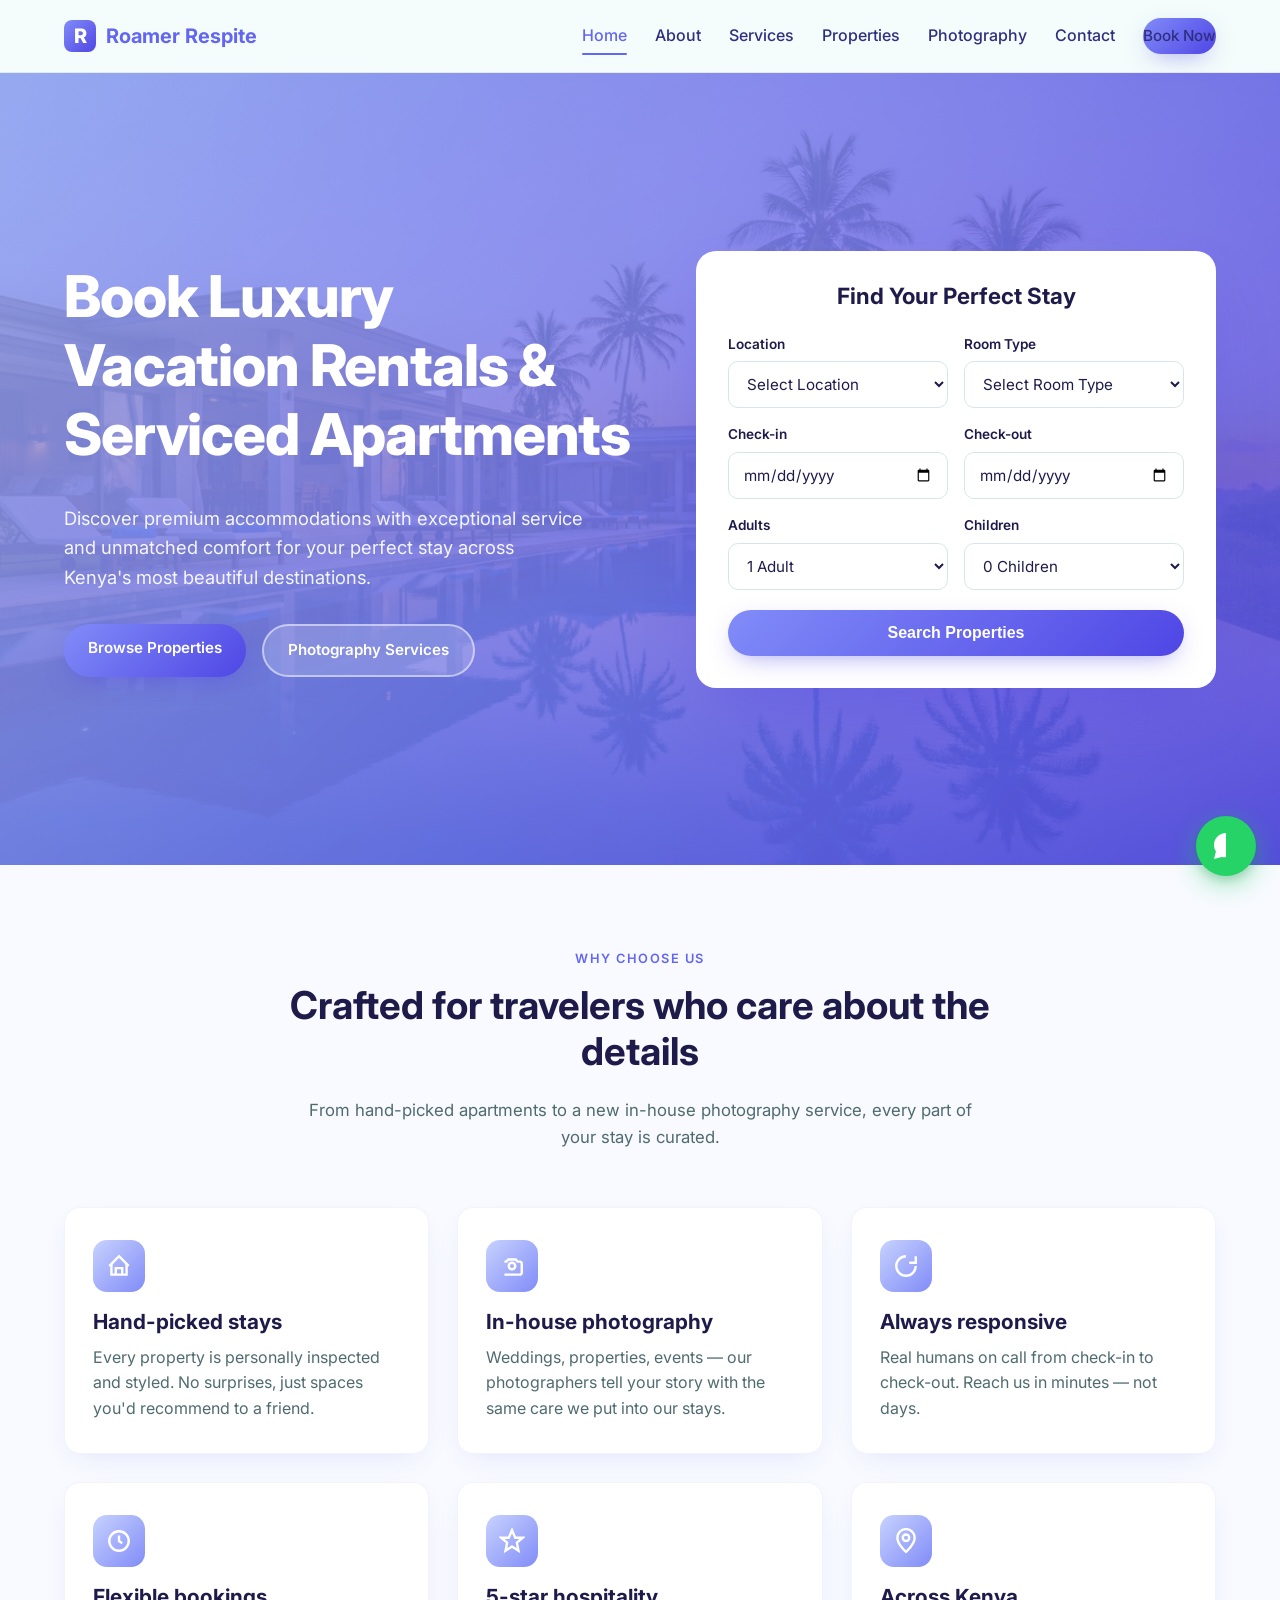
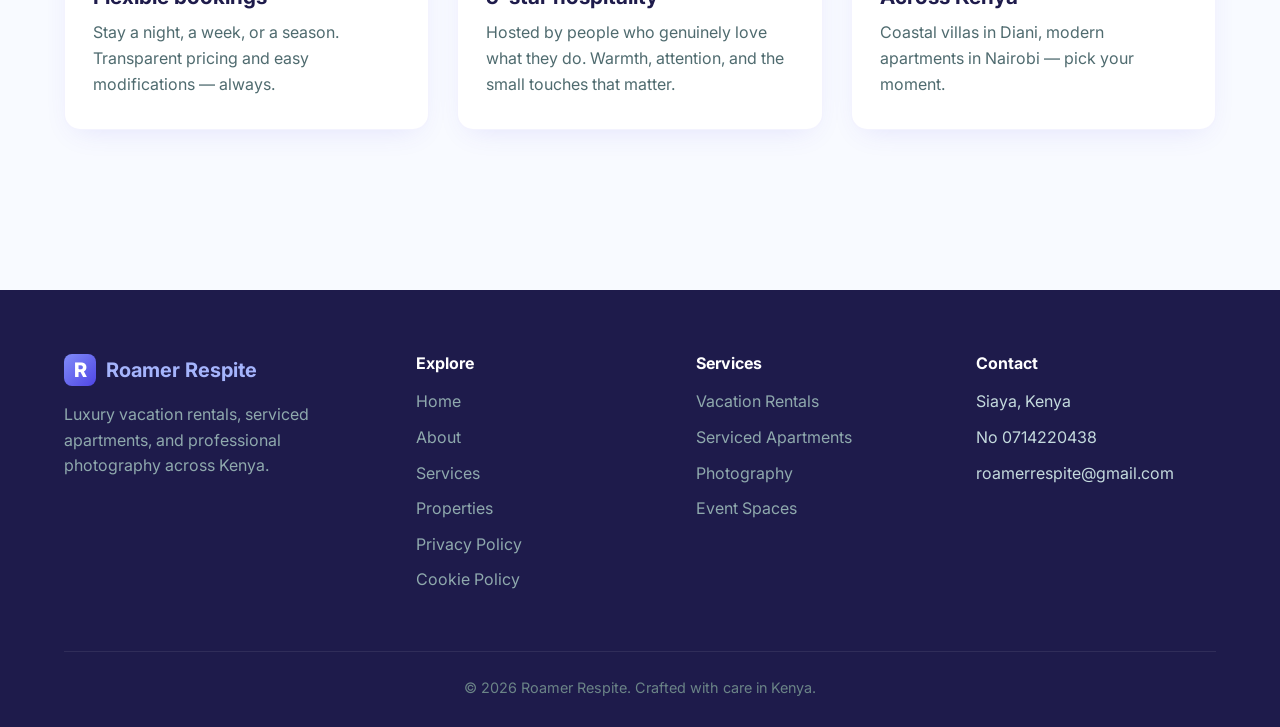
<file: index.html>
<!DOCTYPE html>
<html lang="en">
  <head>
    <meta charset="UTF-8" />
    <meta name="viewport" content="width=device-width, initial-scale=1.0" />
    <title>Roamer Respite — Luxury Stays & Photography in Kenya</title>
    <meta name="description" content="Book luxury vacation rentals, serviced apartments, and professional photography across Kenya. Comfortable stays and stunning visuals — all from one trusted team." />
    <link rel="icon" type="image/svg+xml" href="data:image/svg+xml,%3Csvg xmlns='http://www.w3.org/2000/svg' viewBox='0 0 100 100'%3E%3Crect width='100' height='100' rx='20' fill='%236366f1'/%3E%3C[...]" />
    <link rel="preconnect" href="https://fonts.googleapis.com">
    <link rel="preconnect" href="https://fonts.gstatic.com" crossorigin>
    <link href="https://fonts.googleapis.com/css2?family=Inter:wght@400;500;600;700;800&display=swap" rel="stylesheet">
    <link rel="stylesheet" href="styles.css" />
  </head>
  <body>
    <header class="site-header">
      <div class="container">
        <nav class="nav">
          <a href="index.html" class="brand">
            <span class="brand-mark">R</span>
            <span>Roamer Respite</span>
          </a>
          <button class="menu-toggle" aria-label="Toggle menu" onclick="document.getElementById('navLinks').classList.toggle('open')">
            <span></span><span></span><span></span>
          </button>
          <ul class="nav-links" id="navLinks">
            <li><a href="index.html" class="active">Home</a></li>
            <li><a href="about.html">About</a></li>
            <li><a href="services.html">Services</a></li>
            <li><a href="properties.html">Properties</a></li>
            <li><a href="photography.html">Photography</a></li>
            <li><a href="contact.html">Contact</a></li>
            <li><a href="contact.html" class="btn btn-primary">Book Now</a></li>
          </ul>
        </nav>
      </div>
    </header>

    <section class="hero">
      <div class="container">
        <div class="hero-text">
          <h1>Book Luxury Vacation Rentals &amp; Serviced Apartments</h1>
          <p>Discover premium accommodations with exceptional service and unmatched comfort for your perfect stay across Kenya's most beautiful destinations.</p>
          <div class="hero-actions">
            <a href="properties.html" class="btn btn-primary">Browse Properties</a>
            <a href="photography.html" class="btn btn-outline" style="background:rgba(255,255,255,0.18);color:#fff;border-color:rgba(255,255,255,0.5);">Photography Services</a>
          </div>
        </div>
        <form class="search-card" onsubmit="event.preventDefault(); window.location.href='/properties.html';">
          <h2>Find Your Perfect Stay</h2>
          <div class="search-grid">
            <div class="field">
              <label for="loc">Location</label>
              <select id="loc">
                <option>Select Location</option>
                <option>Nairobi</option>
                <option>Mombasa</option>
                <option>Diani</option>
                <option>Naivasha</option>
              </select>
            </div>
            <div class="field">
              <label for="room">Room Type</label>
              <select id="room">
                <option>Select Room Type</option>
                <option>Studio</option>
                <option>1 Bedroom</option>
                <option>2 Bedroom</option>
                <option>Villa</option>
              </select>
            </div>
            <div class="field">
              <label for="ci">Check-in</label>
              <input type="date" id="ci" />
            </div>
            <div class="field">
              <label for="co">Check-out</label>
              <input type="date" id="co" />
            </div>
            <div class="field">
              <label for="ad">Adults</label>
              <select id="ad">
                <option>1 Adult</option>
                <option>2 Adults</option>
                <option>3 Adults</option>
                <option>4+ Adults</option>
              </select>
            </div>
            <div class="field">
              <label for="ch">Children</label>
              <select id="ch">
                <option>0 Children</option>
                <option>1 Child</option>
                <option>2 Children</option>
                <option>3+ Children</option>
              </select>
            </div>
          </div>
          <button class="btn btn-primary" type="submit">Search Properties</button>
        </form>
      </div>
    </section>

    <section>
      <div class="container">
        <div class="section-head">
          <span class="eyebrow">Why Choose Us</span>
          <h2>Crafted for travelers who care about the details</h2>
          <p>From hand-picked apartments to a new in-house photography service, every part of your stay is curated.</p>
        </div>
        <div class="grid-3">
          <div class="feature-card">
            <div class="icon">
              <svg viewBox="0 0 24 24" fill="none" stroke="currentColor" stroke-width="2.2"><path d="M3 12l2-2 7-7 7 7 2 2"/><path d="M5 10v10h14V10"/><path d="M9 20v-6h6v6"/></svg>
            </div>
            <h3>Hand-picked stays</h3>
            <p>Every property is personally inspected and styled. No surprises, just spaces you'd recommend to a friend.</p>
          </div>
          <div class="feature-card">
            <div class="icon">
              <svg viewBox="0 0 24 24" fill="none" stroke="currentColor" stroke-width="2.2"><circle cx="12" cy="12" r="3"/><path d="M5 8h2l1.5-2h7l1.5 2h2a2 2 0 0 1 2 2v8a2 2 0 0 1-2 2H5a2 2 0 0 [...]"/></svg>
            </div>
            <h3>In-house photography</h3>
            <p>Weddings, properties, events — our photographers tell your story with the same care we put into our stays.</p>
          </div>
          <div class="feature-card">
            <div class="icon">
              <svg viewBox="0 0 24 24" fill="none" stroke="currentColor" stroke-width="2.2"><path d="M21 12a9 9 0 1 1-9-9"/><path d="M21 3v6h-6"/></svg>
            </div>
            <h3>Always responsive</h3>
            <p>Real humans on call from check-in to check-out. Reach us in minutes — not days.</p>
          </div>
          <div class="feature-card">
            <div class="icon">
              <svg viewBox="0 0 24 24" fill="none" stroke="currentColor" stroke-width="2.2"><circle cx="12" cy="12" r="9"/><path d="M12 7v5l3 2"/></svg>
            </div>
            <h3>Flexible bookings</h3>
            <p>Stay a night, a week, or a season. Transparent pricing and easy modifications — always.</p>
          </div>
          <div class="feature-card">
            <div class="icon">
              <svg viewBox="0 0 24 24" fill="none" stroke="currentColor" stroke-width="2.2"><path d="M12 2l3 7h7l-5.5 4.5L18 21l-6-4-6 4 1.5-7.5L2 9h7z"/></svg>
            </div>
            <h3>5-star hospitality</h3>
            <p>Hosted by people who genuinely love what they do. Warmth, attention, and the small touches that matter.</p>
          </div>
          <div class="feature-card">
            <div class="icon">
              <svg viewBox="0 0 24 24" fill="none" stroke="currentColor" stroke-width="2.2"><path d="M12 22s8-7 8-13a8 8 0 0 0-16 0c0 6 8 13 8 13z"/><circle cx="12" cy="9" r="3"/></svg>
            </div>
            <h3>Across Kenya</h3>
            <p>Coastal villas in Diani, modern apartments in Nairobi — pick your moment.</p>
          </div>
        </div>
      </div>
    </section>

    <footer class="site-footer">
      <div class="container">
        <div class="footer-grid">
          <div>
            <a href="index.html" class="brand"><span class="brand-mark">R</span><span>Roamer Respite</span></a>
            <p>Luxury vacation rentals, serviced apartments, and professional photography across Kenya.</p>
          </div>
          <div>
            <h4>Explore</h4>
            <ul>
              <li><a href="index.html">Home</a></li>
              <li><a href="about.html">About</a></li>
              <li><a href="services.html">Services</a></li>
              <li><a href="properties.html">Properties</a></li>
              <li><a href="privacy.html">Privacy Policy</a></li>
              <li><a href="cookies.html">Cookie Policy</a></li>
            </ul>
          </div>
          <div>
            <h4>Services</h4>
            <ul>
              <li><a href="properties.html">Vacation Rentals</a></li>
              <li><a href="services.html">Serviced Apartments</a></li>
              <li><a href="photography.html">Photography</a></li>
              <li><a href="services.html">Event Spaces</a></li>
            </ul>
          </div>
          <div>
            <h4>Contact</h4>
            <ul>
              <li>Siaya, Kenya</li>
              <li>No 0714220438</li>
              <li>roamerrespite@gmail.com</li>
            </ul>
          </div>
        </div>
        <div class="footer-bottom">
          © 2026 Roamer Respite. Crafted with care in Kenya.
        </div>
      </div>
    </footer>
    <a href="https://wa.me/254714220438?text=Hi%20Roamer%20Respite%2C%20I%27d%20like%20to%20get%20in%20touch." class="whatsapp-float" target="_blank" rel="noopener" aria-label="Chat on WhatsApp">
      <span class="wa-label">Chat with us on WhatsApp</span>
      <svg viewBox="0 0 32 32" xmlns="http://www.w3.org/2000/svg"><path d="M16.003 3C9.374 3 4 8.373 4 15c0 2.388.706 4.61 1.92 6.477L4 29l7.71-1.881A11.93 11.93 0 0 0 16.003 27C22.633 27 28 21.6[...]" /></svg>
    </a>
  </body>
</html>
</file>
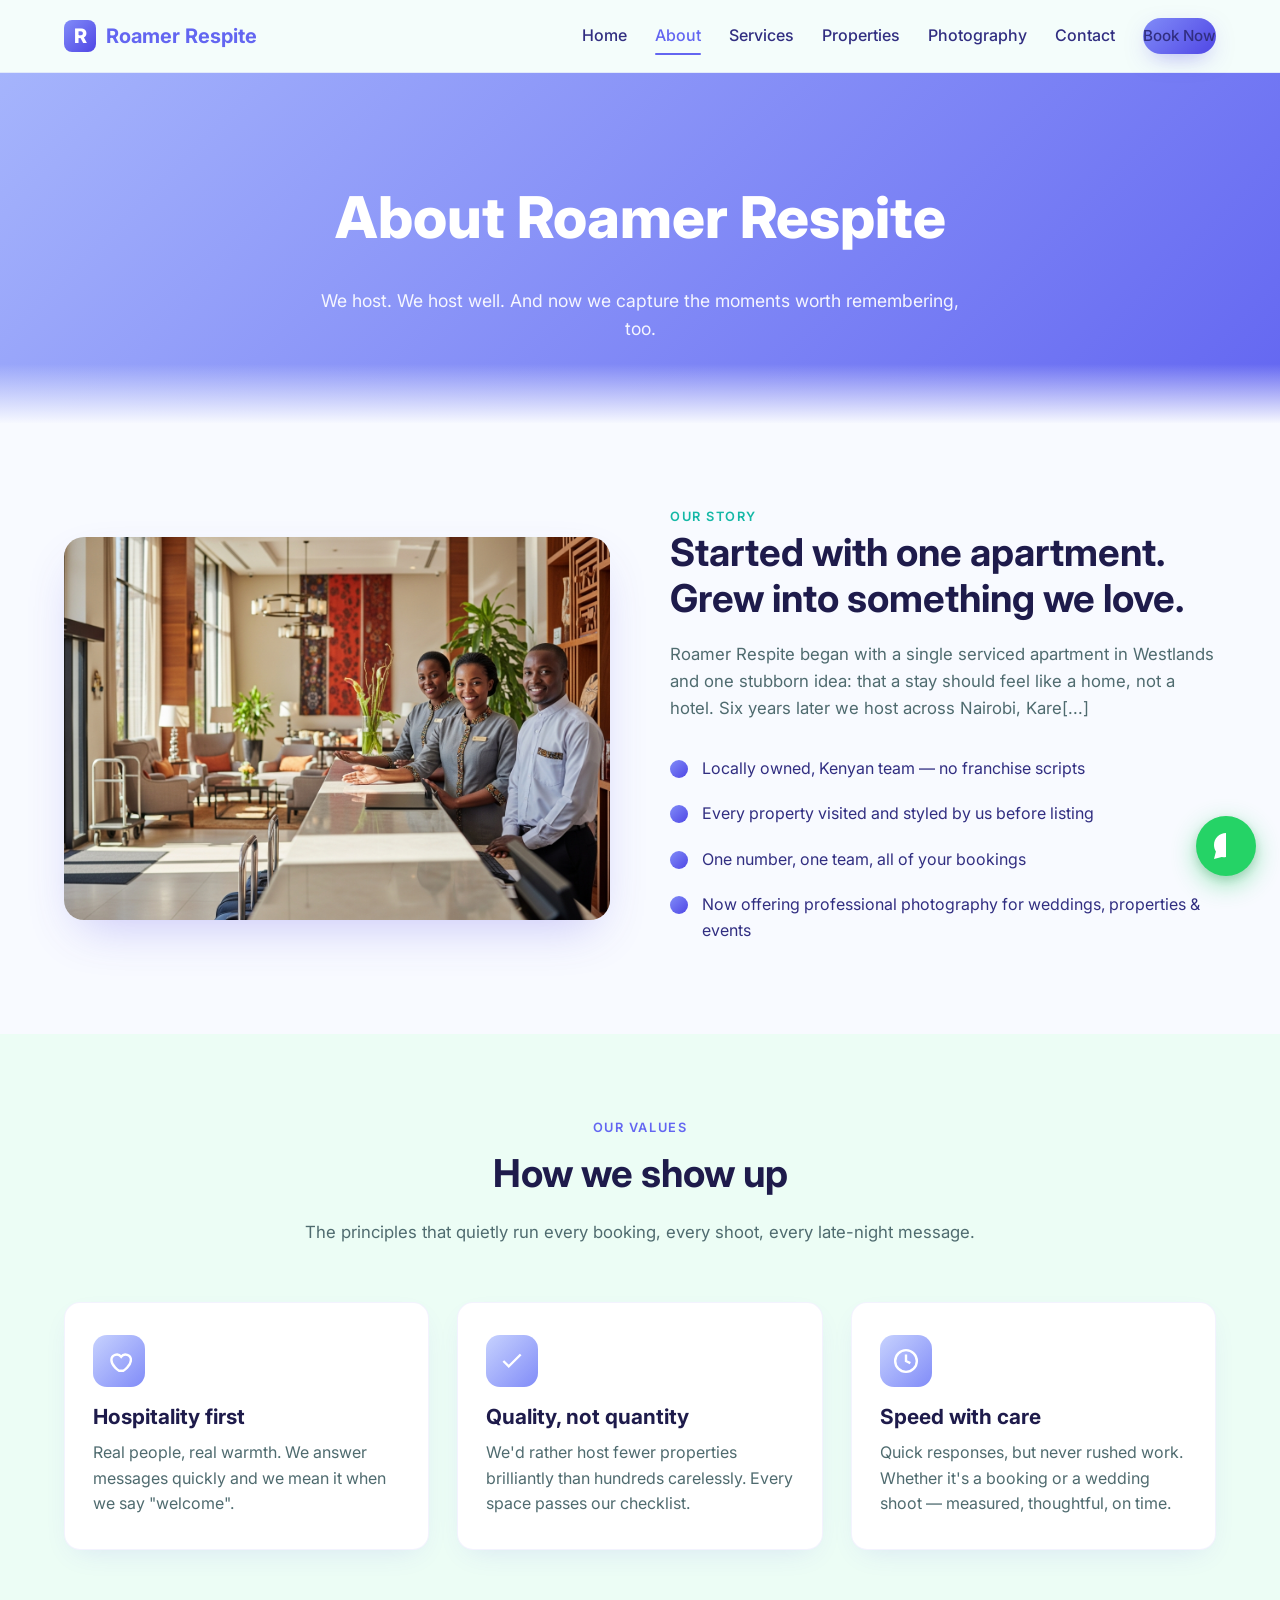
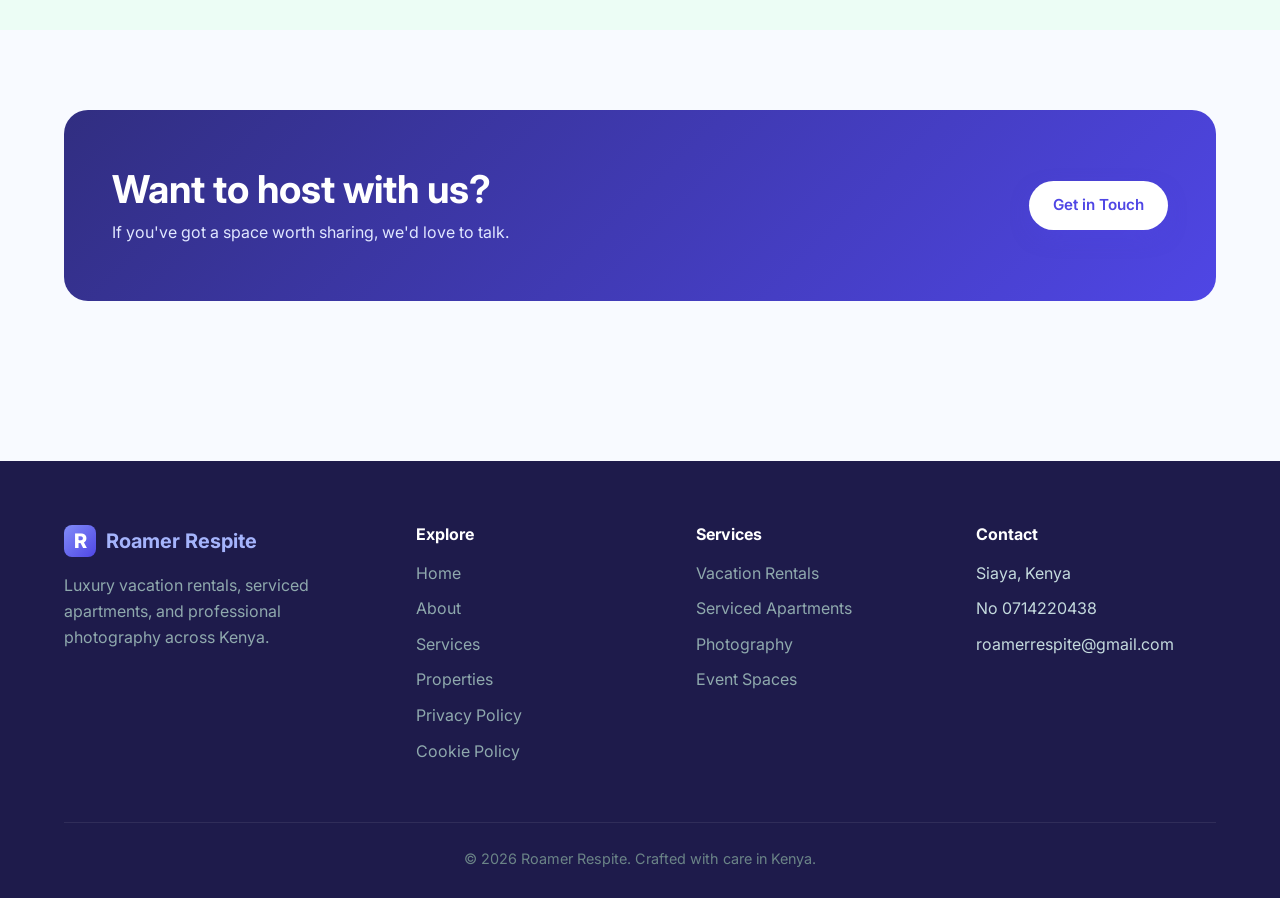
<file: about.html>
<!DOCTYPE html>
<html lang="en">
  <head>
    <meta charset="UTF-8" />
    <meta name="viewport" content="width=device-width, initial-scale=1.0" />
    <title>About — Roamer Respite</title>
    <meta name="description" content="Meet the team behind Roamer Respite — Kenya's home for thoughtful stays and storytelling photography." />
    <link rel="icon" type="image/svg+xml" href="data:image/svg+xml,%3Csvg xmlns='http://www.w3.org/2000/svg' viewBox='0 0 100 100'%3E%3Crect width='100' height='100' rx='20' fill='%236366f1'/%3E%3C[...]" />
    <link rel="preconnect" href="https://fonts.googleapis.com">
    <link rel="preconnect" href="https://fonts.gstatic.com" crossorigin>
    <link href="https://fonts.googleapis.com/css2?family=Inter:wght@400;500;600;700;800&display=swap" rel="stylesheet">
    <link rel="stylesheet" href="styles.css" />
  </head>
  <body>
    <header class="site-header">
      <div class="container">
        <nav class="nav">
          <a href="index.html" class="brand">
            <span class="brand-mark">R</span>
            <span>Roamer Respite</span>
          </a>
          <button class="menu-toggle" aria-label="Toggle menu" onclick="document.getElementById('navLinks').classList.toggle('open')">
            <span></span><span></span><span></span>
          </button>
          <ul class="nav-links" id="navLinks">
            <li><a href="index.html">Home</a></li>
            <li><a href="about.html" class="active">About</a></li>
            <li><a href="services.html">Services</a></li>
            <li><a href="properties.html">Properties</a></li>
            <li><a href="photography.html">Photography</a></li>
            <li><a href="contact.html">Contact</a></li>
            <li><a href="contact.html" class="btn btn-primary">Book Now</a></li>
          </ul>
        </nav>
      </div>
    </header>

    <section class="page-header">
      <div class="container">
        <h1>About Roamer Respite</h1>
        <p>We host. We host well. And now we capture the moments worth remembering, too.</p>
      </div>
    </section>

    <section>
      <div class="container">
        <div class="split">
          <img src="images/about.png" alt="The Roamer Respite team welcoming guests" />
          <div>
            <span class="eyebrow" style="color:#14b8a6; font-weight:600; letter-spacing:0.12em; text-transform:uppercase; font-size:0.8rem;">Our Story</span>
            <h2>Started with one apartment. Grew into something we love.</h2>
            <p>Roamer Respite began with a single serviced apartment in Westlands and one stubborn idea: that a stay should feel like a home, not a hotel. Six years later we host across Nairobi, Kare[...]
            <ul>
              <li>Locally owned, Kenyan team — no franchise scripts</li>
              <li>Every property visited and styled by us before listing</li>
              <li>One number, one team, all of your bookings</li>
              <li>Now offering professional photography for weddings, properties &amp; events</li>
            </ul>
          </div>
        </div>
      </div>
    </section>

    <section style="background:#ecfdf5;">
      <div class="container">
        <div class="section-head">
          <span class="eyebrow">Our Values</span>
          <h2>How we show up</h2>
          <p>The principles that quietly run every booking, every shoot, every late-night message.</p>
        </div>
        <div class="grid-3">
          <div class="feature-card">
            <div class="icon"><svg viewBox="0 0 24 24" fill="none" stroke="currentColor" stroke-width="2.2"><path d="M12 21s-7-4.35-7-10a5 5 0 0 1 9-3 5 5 0 0 1 9 3c0 5.65-7 10-7 10z" transform="t[...]" /></svg></div>
            <h3>Hospitality first</h3>
            <p>Real people, real warmth. We answer messages quickly and we mean it when we say "welcome".</p>
          </div>
          <div class="feature-card">
            <div class="icon"><svg viewBox="0 0 24 24" fill="none" stroke="currentColor" stroke-width="2.2"><path d="M20 6L9 17l-5-5"/></svg></div>
            <h3>Quality, not quantity</h3>
            <p>We'd rather host fewer properties brilliantly than hundreds carelessly. Every space passes our checklist.</p>
          </div>
          <div class="feature-card">
            <div class="icon"><svg viewBox="0 0 24 24" fill="none" stroke="currentColor" stroke-width="2.2"><circle cx="12" cy="12" r="10"/><path d="M12 6v6l4 2"/></svg></div>
            <h3>Speed with care</h3>
            <p>Quick responses, but never rushed work. Whether it's a booking or a wedding shoot — measured, thoughtful, on time.</p>
          </div>
        </div>
      </div>
    </section>

    <section>
      <div class="container">
        <div class="cta-strip">
          <div>
            <h2>Want to host with us?</h2>
            <p>If you've got a space worth sharing, we'd love to talk.</p>
          </div>
          <a href="contact.html" class="btn btn-primary">Get in Touch</a>
        </div>
      </div>
    </section>

    <footer class="site-footer">
      <div class="container">
        <div class="footer-grid">
          <div>
            <a href="index.html" class="brand"><span class="brand-mark">R</span><span>Roamer Respite</span></a>
            <p>Luxury vacation rentals, serviced apartments, and professional photography across Kenya.</p>
          </div>
          <div>
            <h4>Explore</h4>
            <ul>
              <li><a href="index.html">Home</a></li>
              <li><a href="about.html">About</a></li>
              <li><a href="services.html">Services</a></li>
              <li><a href="properties.html">Properties</a></li>
              <li><a href="privacy.html">Privacy Policy</a></li>
              <li><a href="cookies.html">Cookie Policy</a></li>
            </ul>
          </div>
          <div>
            <h4>Services</h4>
            <ul>
              <li><a href="properties.html">Vacation Rentals</a></li>
              <li><a href="services.html">Serviced Apartments</a></li>
              <li><a href="photography.html">Photography</a></li>
              <li><a href="services.html">Event Spaces</a></li>
            </ul>
          </div>
          <div>
            <h4>Contact</h4>
            <ul>
              <li>Siaya, Kenya</li>
              <li>No 0714220438</li>
              <li>roamerrespite@gmail.com</li>
            </ul>
          </div>
        </div>
        <div class="footer-bottom">
          © 2026 Roamer Respite. Crafted with care in Kenya.
        </div>
      </div>
    </footer>
    <a href="https://wa.me/254714220438?text=Hi%20Roamer%20Respite%2C%20I%27d%20like%20to%20get%20in%20touch." class="whatsapp-float" target="_blank" rel="noopener" aria-label="Chat on WhatsApp">
      <span class="wa-label">Chat with us on WhatsApp</span>
      <svg viewBox="0 0 32 32" xmlns="http://www.w3.org/2000/svg"><path d="M16.003 3C9.374 3 4 8.373 4 15c0 2.388.706 4.61 1.92 6.477L4 29l7.71-1.881A11.93 11.93 0 0 0 16.003 27C22.633 27 28 21.6[...]" /></svg>
    </a>
  </body>
</html>
</file>
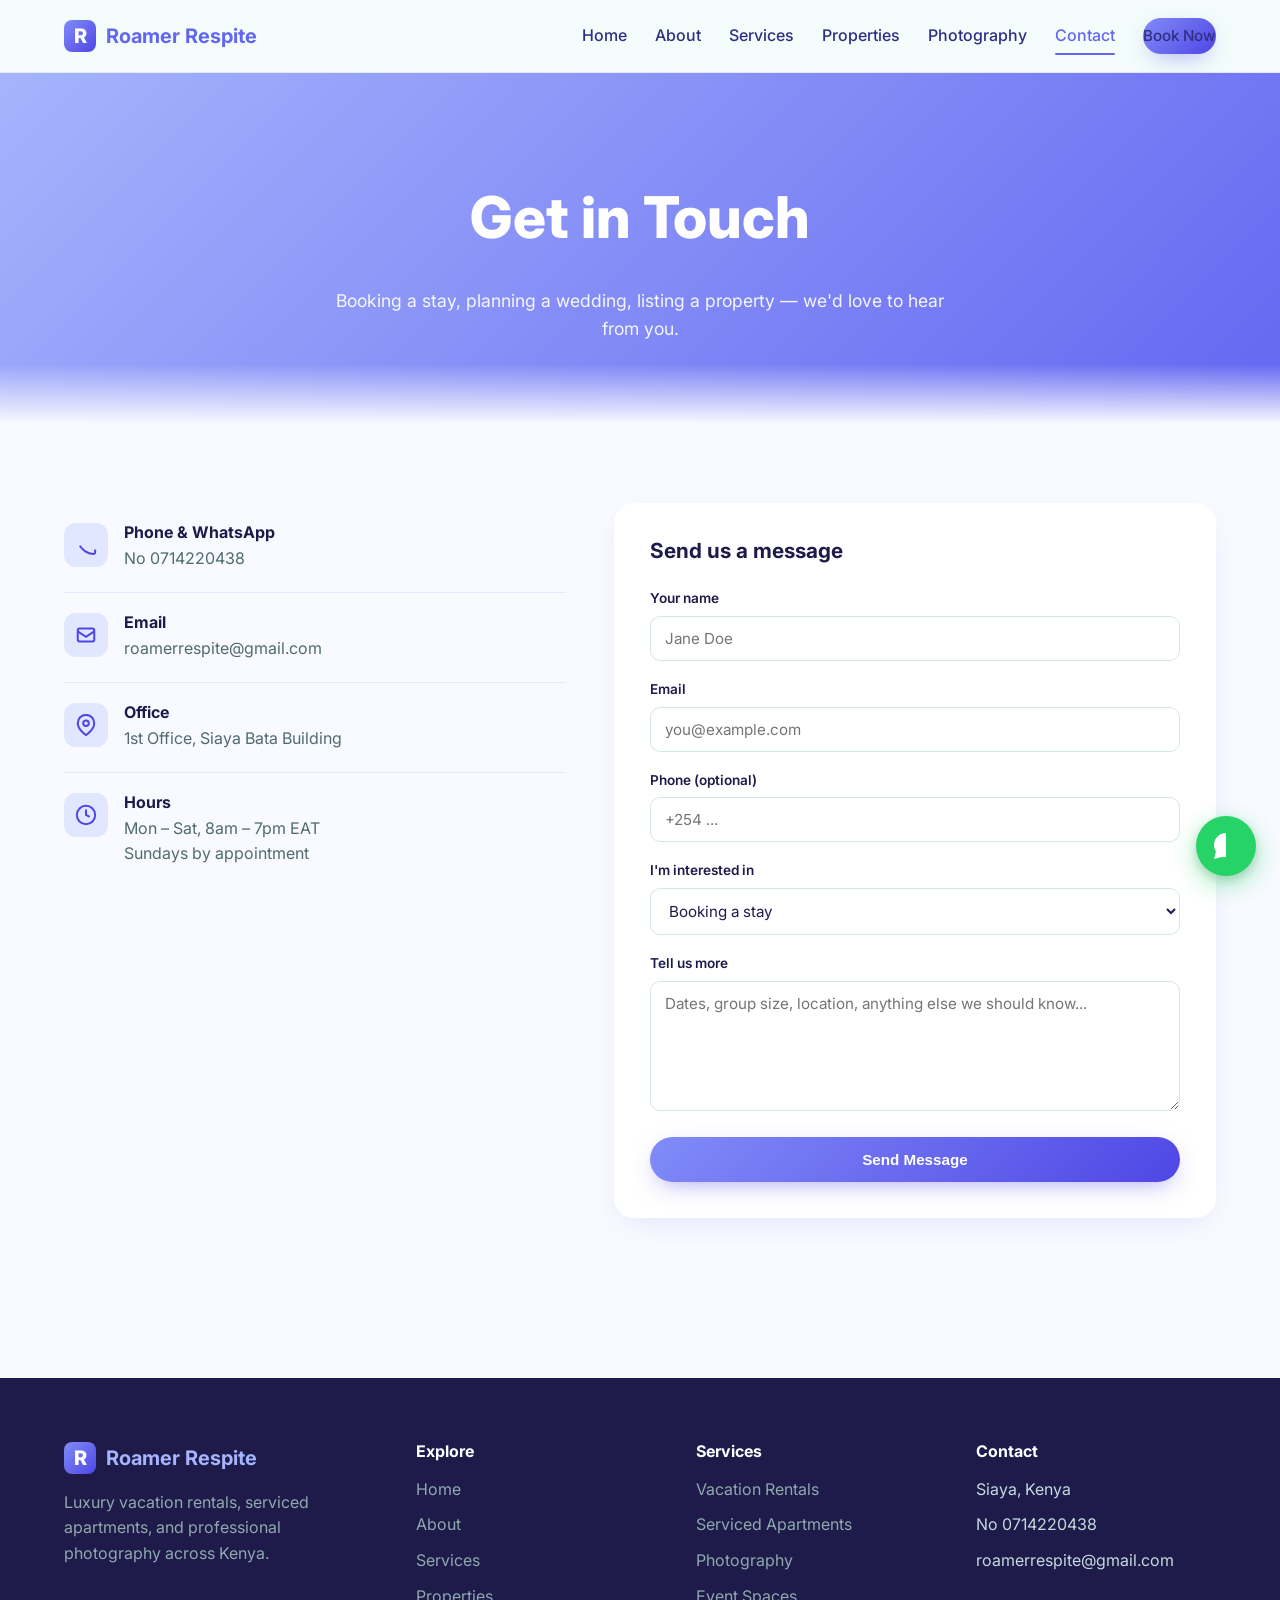
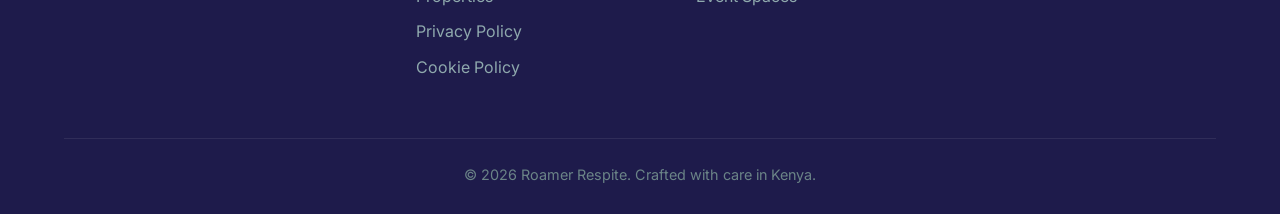
<file: contact.html>
<!DOCTYPE html>
<html lang="en">
  <head>
    <meta charset="UTF-8" />
    <meta name="viewport" content="width=device-width, initial-scale=1.0" />
    <title>Contact — Roamer Respite</title>
    <meta name="description" content="Get in touch with Roamer Respite to book a stay, plan a shoot, or list your property." />
    <link rel="icon" type="image/svg+xml" href="data:image/svg+xml,%3Csvg xmlns='http://www.w3.org/2000/svg' viewBox='0 0 100 100'%3E%3Crect width='100' height='100' rx='20' fill='%236366f1'/%3E%3C[...]" />
    <link rel="preconnect" href="https://fonts.googleapis.com">
    <link rel="preconnect" href="https://fonts.gstatic.com" crossorigin>
    <link href="https://fonts.googleapis.com/css2?family=Inter:wght@400;500;600;700;800&display=swap" rel="stylesheet">
    <link rel="stylesheet" href="styles.css" />
  </head>
  <body>
    <header class="site-header">
      <div class="container">
        <nav class="nav">
          <a href="index.html" class="brand">
            <span class="brand-mark">R</span>
            <span>Roamer Respite</span>
          </a>
          <button class="menu-toggle" aria-label="Toggle menu" onclick="document.getElementById('navLinks').classList.toggle('open')">
            <span></span><span></span><span></span>
          </button>
          <ul class="nav-links" id="navLinks">
            <li><a href="index.html">Home</a></li>
            <li><a href="about.html">About</a></li>
            <li><a href="services.html">Services</a></li>
            <li><a href="properties.html">Properties</a></li>
            <li><a href="photography.html">Photography</a></li>
            <li><a href="contact.html" class="active">Contact</a></li>
            <li><a href="contact.html" class="btn btn-primary">Book Now</a></li>
          </ul>
        </nav>
      </div>
    </header>

    <section class="page-header">
      <div class="container">
        <h1>Get in Touch</h1>
        <p>Booking a stay, planning a wedding, listing a property — we'd love to hear from you.</p>
      </div>
    </section>

    <section>
      <div class="container">
        <div class="contact-grid">
          <div class="contact-info">
            <div class="info-item">
              <div class="icon">
                <svg viewBox="0 0 24 24" fill="none" stroke="currentColor" stroke-width="2.2"><path d="M22 16.92v3a2 2 0 0 1-2.18 2 19.79 19.79 0 0 1-8.63-3.07 19.5 19.5 0 0 1-6-6 19.79 19.79 0 0 [...]" /></svg>
              </div>
              <div>
                <h4>Phone &amp; WhatsApp</h4>
                <p>No 0714220438</p>
              </div>
            </div>

            <div class="info-item">
              <div class="icon">
                <svg viewBox="0 0 24 24" fill="none" stroke="currentColor" stroke-width="2.2"><rect x="3" y="5" width="18" height="14" rx="2"/><path d="M3 8l9 6 9-6"/></svg>
              </div>
              <div>
                <h4>Email</h4>
                <p>roamerrespite@gmail.com</p>
              </div>
            </div>

            <div class="info-item">
              <div class="icon">
                <svg viewBox="0 0 24 24" fill="none" stroke="currentColor" stroke-width="2.2"><path d="M21 10c0 7-9 13-9 13S3 17 3 10a9 9 0 0 1 18 0z"/><circle cx="12" cy="10" r="3"/></svg>
              </div>
              <div>
                <h4>Office</h4>
                <p>1st Office, Siaya Bata Building</p>
              </div>
            </div>

            <div class="info-item">
              <div class="icon">
                <svg viewBox="0 0 24 24" fill="none" stroke="currentColor" stroke-width="2.2"><circle cx="12" cy="12" r="10"/><path d="M12 6v6l4 2"/></svg>
              </div>
              <div>
                <h4>Hours</h4>
                <p>Mon – Sat, 8am – 7pm EAT<br/>Sundays by appointment</p>
              </div>
            </div>
          </div>

          <form class="contact-form" onsubmit="event.preventDefault(); alert('Thanks! We will get back to you within a day.'); this.reset();">
            <h3 style="margin-bottom:24px;">Send us a message</h3>
            <div class="field">
              <label for="name">Your name</label>
              <input type="text" id="name" required placeholder="Jane Doe" />
            </div>
            <div class="field">
              <label for="email">Email</label>
              <input type="email" id="email" required placeholder="you@example.com" />
            </div>
            <div class="field">
              <label for="phone">Phone (optional)</label>
              <input type="tel" id="phone" placeholder="+254 ..." />
            </div>
            <div class="field">
              <label for="topic">I'm interested in</label>
              <select id="topic">
                <option>Booking a stay</option>
                <option>Wedding photography</option>
                <option>Property photography</option>
                <option>Event photography</option>
                <option>Listing my property</option>
                <option>Something else</option>
              </select>
            </div>
            <div class="field">
              <label for="message">Tell us more</label>
              <textarea id="message" placeholder="Dates, group size, location, anything else we should know..."></textarea>
            </div>
            <button type="submit" class="btn btn-primary">Send Message</button>
          </form>
        </div>
      </div>
    </section>

    <footer class="site-footer">
      <div class="container">
        <div class="footer-grid">
          <div>
            <a href="index.html" class="brand"><span class="brand-mark">R</span><span>Roamer Respite</span></a>
            <p>Luxury vacation rentals, serviced apartments, and professional photography across Kenya.</p>
          </div>
          <div>
            <h4>Explore</h4>
            <ul>
              <li><a href="index.html">Home</a></li>
              <li><a href="about.html">About</a></li>
              <li><a href="services.html">Services</a></li>
              <li><a href="properties.html">Properties</a></li>
              <li><a href="privacy.html">Privacy Policy</a></li>
              <li><a href="cookies.html">Cookie Policy</a></li>
            </ul>
          </div>
          <div>
            <h4>Services</h4>
            <ul>
              <li><a href="properties.html">Vacation Rentals</a></li>
              <li><a href="services.html">Serviced Apartments</a></li>
              <li><a href="photography.html">Photography</a></li>
              <li><a href="services.html">Event Spaces</a></li>
            </ul>
          </div>
          <div>
            <h4>Contact</h4>
            <ul>
              <li>Siaya, Kenya</li>
              <li>No 0714220438</li>
              <li>roamerrespite@gmail.com</li>
            </ul>
          </div>
        </div>
        <div class="footer-bottom">
          © 2026 Roamer Respite. Crafted with care in Kenya.
        </div>
      </div>
    </footer>
    <a href="https://wa.me/254714220438?text=Hi%20Roamer%20Respite%2C%20I%27d%20like%20to%20get%20in%20touch." class="whatsapp-float" target="_blank" rel="noopener" aria-label="Chat on WhatsApp">
      <span class="wa-label">Chat with us on WhatsApp</span>
      <svg viewBox="0 0 32 32" xmlns="http://www.w3.org/2000/svg"><path d="M16.003 3C9.374 3 4 8.373 4 15c0 2.388.706 4.61 1.92 6.477L4 29l7.71-1.881A11.93 11.93 0 0 0 16.003 27C22.633 27 28 21.6[...]" /></svg>
    </a>
  </body>
</html>
</file>
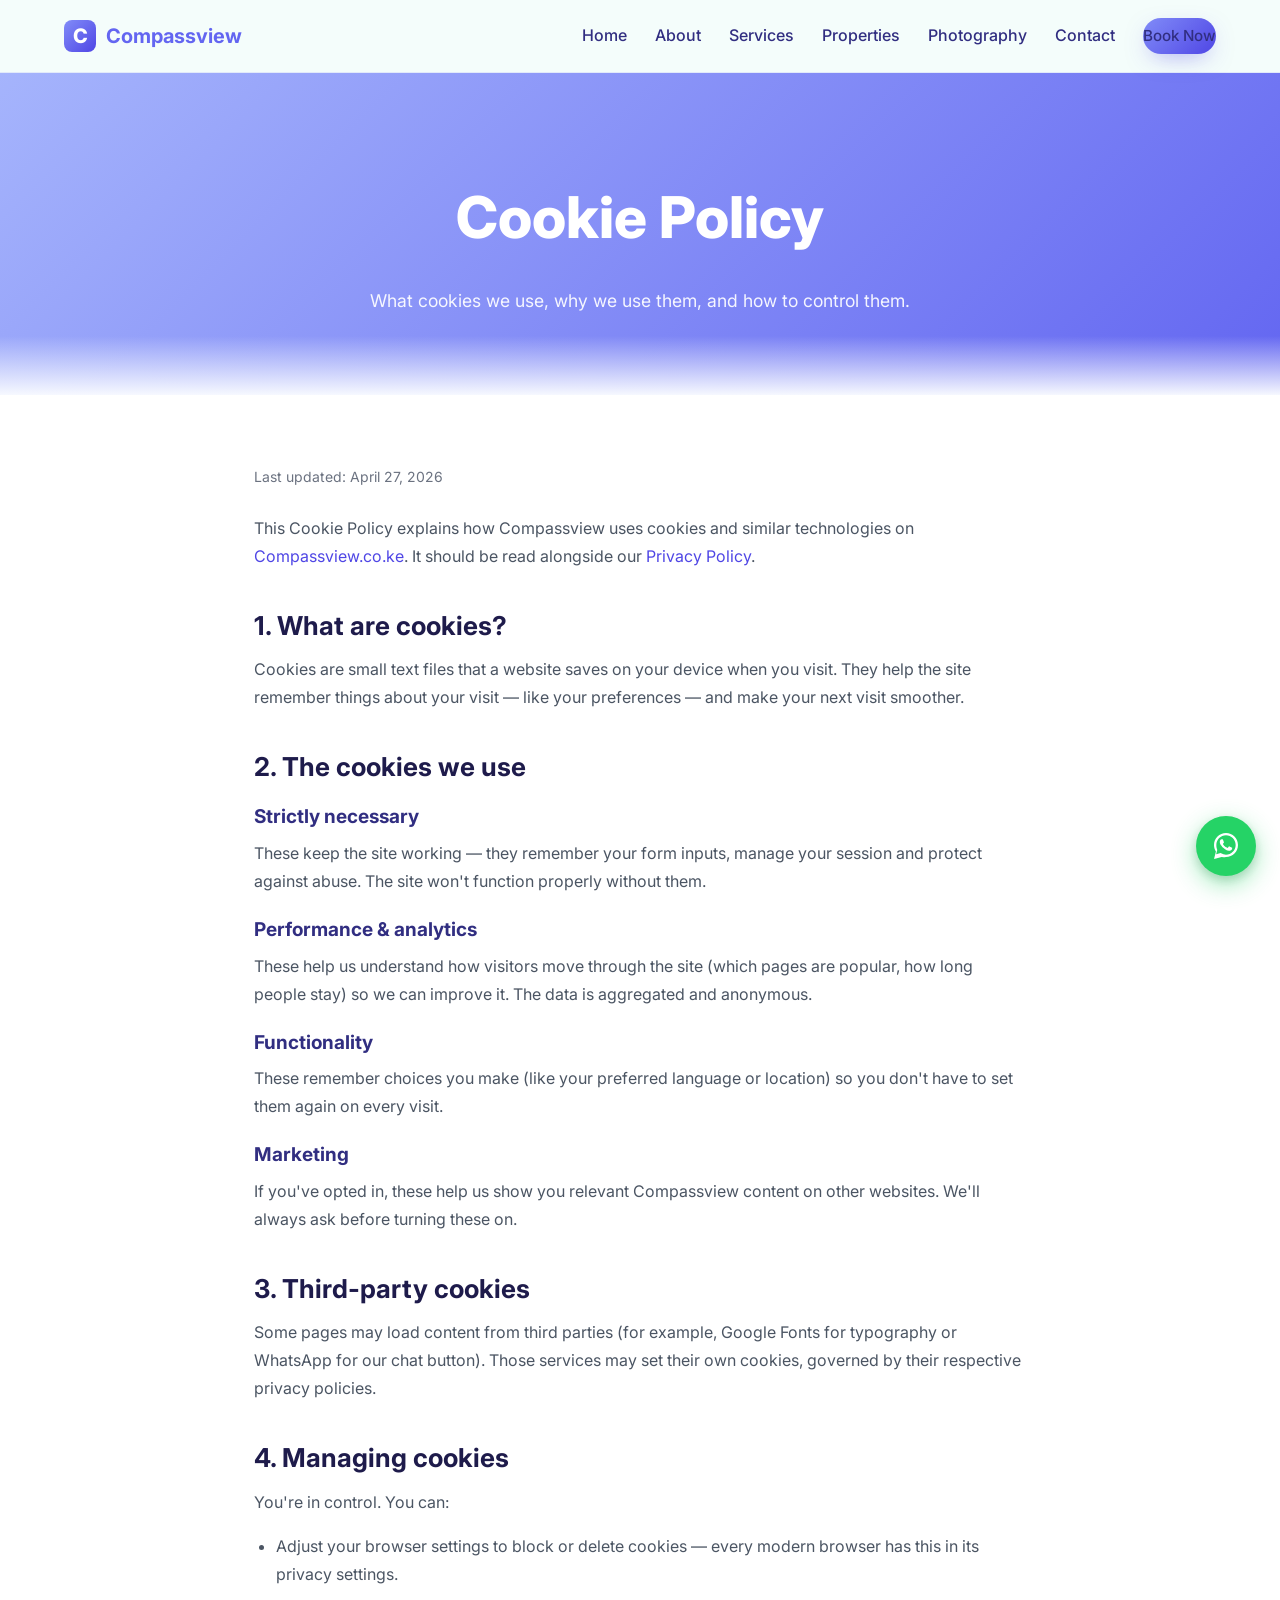
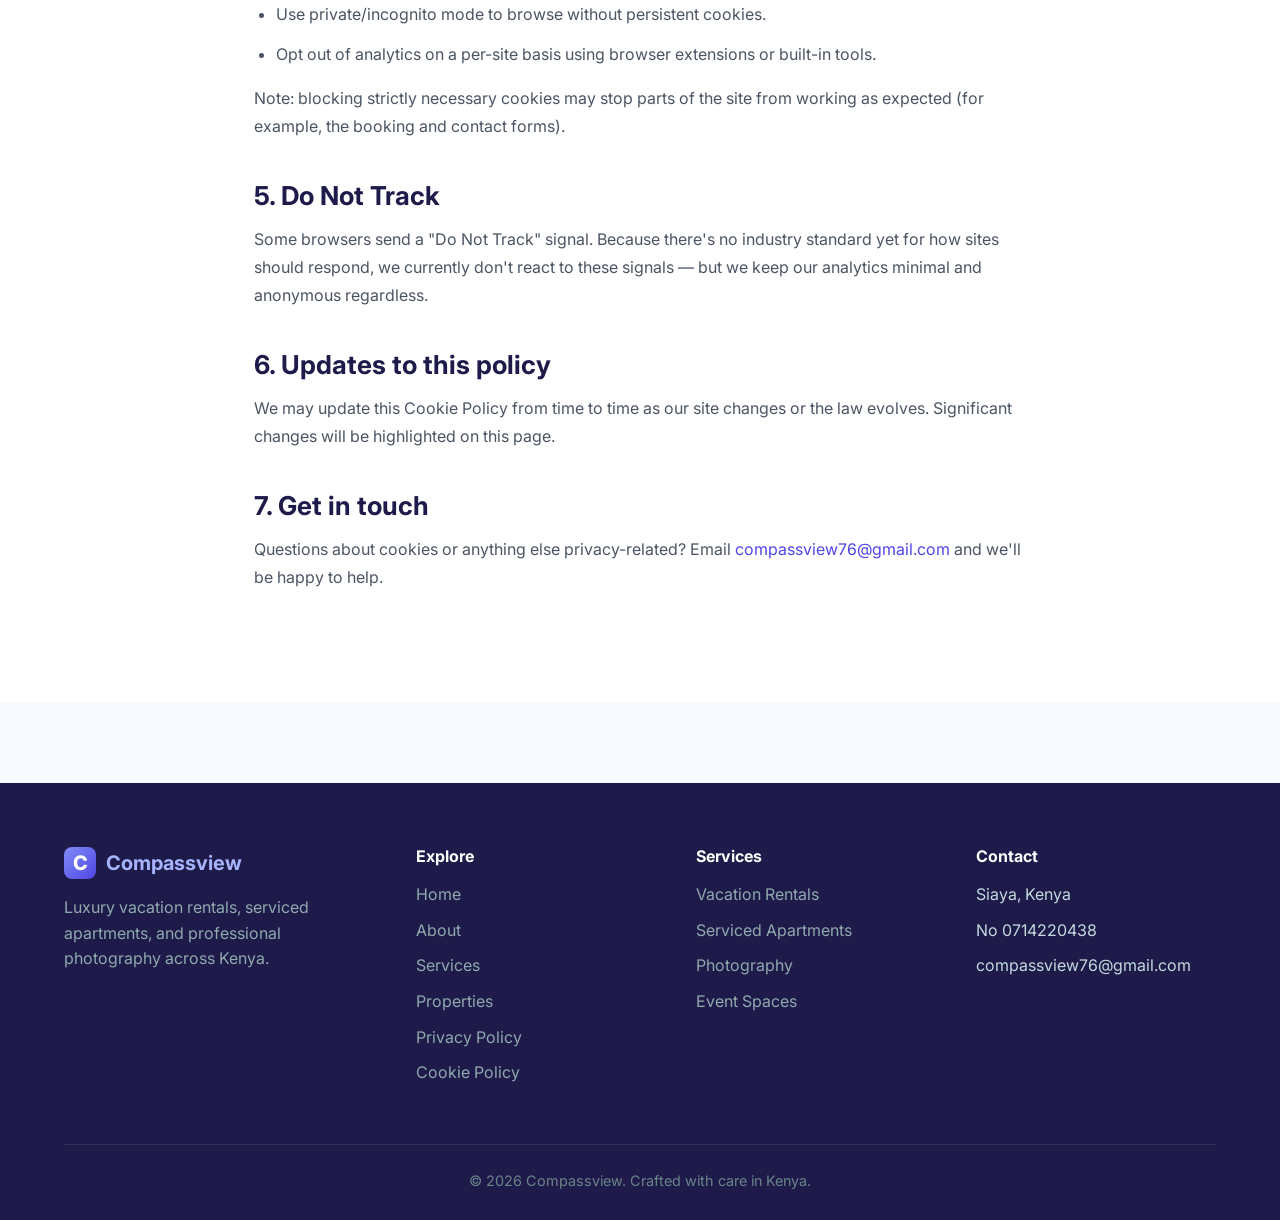
<file: cookies.html>
<!DOCTYPE html>
<html lang="en">
  <head>
    <meta charset="UTF-8" />
    <meta name="viewport" content="width=device-width, initial-scale=1.0" />
    <title>Cookie Policy — Compassview</title>
    <meta name="description" content="How Compassview uses cookies and similar technologies on this website." />
    <link rel="icon" type="image/svg+xml" href="data:image/svg+xml,%3Csvg xmlns='http://www.w3.org/2000/svg' viewBox='0 0 100 100'%3E%3Crect width='100' height='100' rx='20' fill='%236366f1'/%3E%3Ctext x='50' y='68' text-anchor='middle' font-family='Inter,sans-serif' font-size='60' font-weight='800' fill='white'%3EC%3C/text%3E%3C/svg%3E" />
    <link rel="preconnect" href="https://fonts.googleapis.com">
    <link rel="preconnect" href="https://fonts.gstatic.com" crossorigin>
    <link href="https://fonts.googleapis.com/css2?family=Inter:wght@400;500;600;700;800&display=swap" rel="stylesheet">
    <link rel="stylesheet" href="styles.css" />
  </head>
  <body>
    <header class="site-header">
      <div class="container">
        <nav class="nav">
          <a href="index.html" class="brand">
            <span class="brand-mark">C</span>
            <span>Compassview</span>
          </a>
          <button class="menu-toggle" aria-label="Toggle menu" onclick="document.getElementById('navLinks').classList.toggle('open')">
            <span></span><span></span><span></span>
          </button>
          <ul class="nav-links" id="navLinks">
            <li><a href="index.html">Home</a></li>
            <li><a href="about.html">About</a></li>
            <li><a href="services.html">Services</a></li>
            <li><a href="properties.html">Properties</a></li>
            <li><a href="photography.html">Photography</a></li>
            <li><a href="contact.html">Contact</a></li>
            <li><a href="contact.html" class="btn btn-primary">Book Now</a></li>
          </ul>
        </nav>
      </div>
    </header>

    <section class="page-header">
      <div class="container">
        <h1>Cookie Policy</h1>
        <p>What cookies we use, why we use them, and how to control them.</p>
      </div>
    </section>

    <section class="legal">
      <div class="container">
        <p class="meta">Last updated: April 27, 2026</p>

        <p>This Cookie Policy explains how Compassview uses cookies and similar technologies on <a href="index.html">Compassview.co.ke</a>. It should be read alongside our <a href="privacy.html">Privacy Policy</a>.</p>

        <h2>1. What are cookies?</h2>
        <p>Cookies are small text files that a website saves on your device when you visit. They help the site remember things about your visit — like your preferences — and make your next visit smoother.</p>

        <h2>2. The cookies we use</h2>

        <h3>Strictly necessary</h3>
        <p>These keep the site working — they remember your form inputs, manage your session and protect against abuse. The site won't function properly without them.</p>

        <h3>Performance &amp; analytics</h3>
        <p>These help us understand how visitors move through the site (which pages are popular, how long people stay) so we can improve it. The data is aggregated and anonymous.</p>

        <h3>Functionality</h3>
        <p>These remember choices you make (like your preferred language or location) so you don't have to set them again on every visit.</p>

        <h3>Marketing</h3>
        <p>If you've opted in, these help us show you relevant Compassview content on other websites. We'll always ask before turning these on.</p>

        <h2>3. Third-party cookies</h2>
        <p>Some pages may load content from third parties (for example, Google Fonts for typography or WhatsApp for our chat button). Those services may set their own cookies, governed by their respective privacy policies.</p>

        <h2>4. Managing cookies</h2>
        <p>You're in control. You can:</p>
        <ul>
          <li>Adjust your browser settings to block or delete cookies — every modern browser has this in its privacy settings.</li>
          <li>Use private/incognito mode to browse without persistent cookies.</li>
          <li>Opt out of analytics on a per-site basis using browser extensions or built-in tools.</li>
        </ul>
        <p>Note: blocking strictly necessary cookies may stop parts of the site from working as expected (for example, the booking and contact forms).</p>

        <h2>5. Do Not Track</h2>
        <p>Some browsers send a "Do Not Track" signal. Because there's no industry standard yet for how sites should respond, we currently don't react to these signals — but we keep our analytics minimal and anonymous regardless.</p>

        <h2>6. Updates to this policy</h2>
        <p>We may update this Cookie Policy from time to time as our site changes or the law evolves. Significant changes will be highlighted on this page.</p>

        <h2>7. Get in touch</h2>
        <p>Questions about cookies or anything else privacy-related? Email <a href="mailto:compassview76@gmail.com">compassview76@gmail.com</a> and we'll be happy to help.</p>
      </div>
    </section>

    <footer class="site-footer">
      <div class="container">
        <div class="footer-grid">
          <div>
            <a href="index.html" class="brand"><span class="brand-mark">C</span><span>Compassview</span></a>
            <p>Luxury vacation rentals, serviced apartments, and professional photography across Kenya.</p>
          </div>
          <div>
            <h4>Explore</h4>
            <ul>
              <li><a href="index.html">Home</a></li>
              <li><a href="about.html">About</a></li>
              <li><a href="services.html">Services</a></li>
              <li><a href="properties.html">Properties</a></li>
              <li><a href="privacy.html">Privacy Policy</a></li>
              <li><a href="cookies.html">Cookie Policy</a></li>
            </ul>
          </div>
          <div>
            <h4>Services</h4>
            <ul>
              <li><a href="properties.html">Vacation Rentals</a></li>
              <li><a href="services.html">Serviced Apartments</a></li>
              <li><a href="photography.html">Photography</a></li>
              <li><a href="services.html">Event Spaces</a></li>
            </ul>
          </div>
          <div>
            <h4>Contact</h4>
            <ul>
              <li>Siaya, Kenya</li>
              <li>No 0714220438</li>
              <li>compassview76@gmail.com</li>
            </ul>
          </div>
        </div>
        <div class="footer-bottom">
          © 2026 Compassview. Crafted with care in Kenya.
        </div>
      </div>
    </footer>

    <a href="https://wa.me/254714220438?text=Hi%20Compassview%2C%20I%27d%20like%20to%20get%20in%20touch." class="whatsapp-float" target="_blank" rel="noopener" aria-label="Chat on WhatsApp">
      <span class="wa-label">Chat with us on WhatsApp</span>
      <svg viewBox="0 0 32 32" xmlns="http://www.w3.org/2000/svg"><path d="M16.003 3C9.374 3 4 8.373 4 15c0 2.388.706 4.61 1.92 6.477L4 29l7.71-1.881A11.93 11.93 0 0 0 16.003 27C22.633 27 28 21.627 28 15S22.633 3 16.003 3zm0 21.65a9.59 9.59 0 0 1-4.91-1.343l-.353-.211-4.575 1.116 1.137-4.456-.23-.366A9.616 9.616 0 0 1 6.35 15c0-5.32 4.336-9.65 9.653-9.65 5.32 0 9.65 4.33 9.65 9.65s-4.33 9.65-9.65 9.65zm5.567-7.232c-.305-.153-1.804-.89-2.083-.992-.28-.102-.483-.153-.687.153-.203.306-.787.992-.964 1.196-.178.204-.356.229-.66.076-.305-.153-1.286-.474-2.45-1.512-.905-.808-1.516-1.806-1.694-2.112-.178-.305-.02-.47.134-.622.138-.137.305-.356.458-.534.153-.178.204-.305.305-.508.102-.204.051-.382-.025-.534-.077-.153-.687-1.658-.94-2.27-.249-.598-.502-.516-.687-.526l-.585-.01a1.13 1.13 0 0 0-.82.382c-.28.305-1.067 1.043-1.067 2.546 0 1.503 1.092 2.954 1.245 3.157.153.204 2.15 3.282 5.21 4.602.728.314 1.296.502 1.738.642.73.232 1.395.2 1.92.121.586-.087 1.804-.737 2.06-1.45.254-.713.254-1.323.178-1.45-.077-.127-.28-.204-.585-.357z"/></svg>
    </a>
  </body>
</html>
</file>
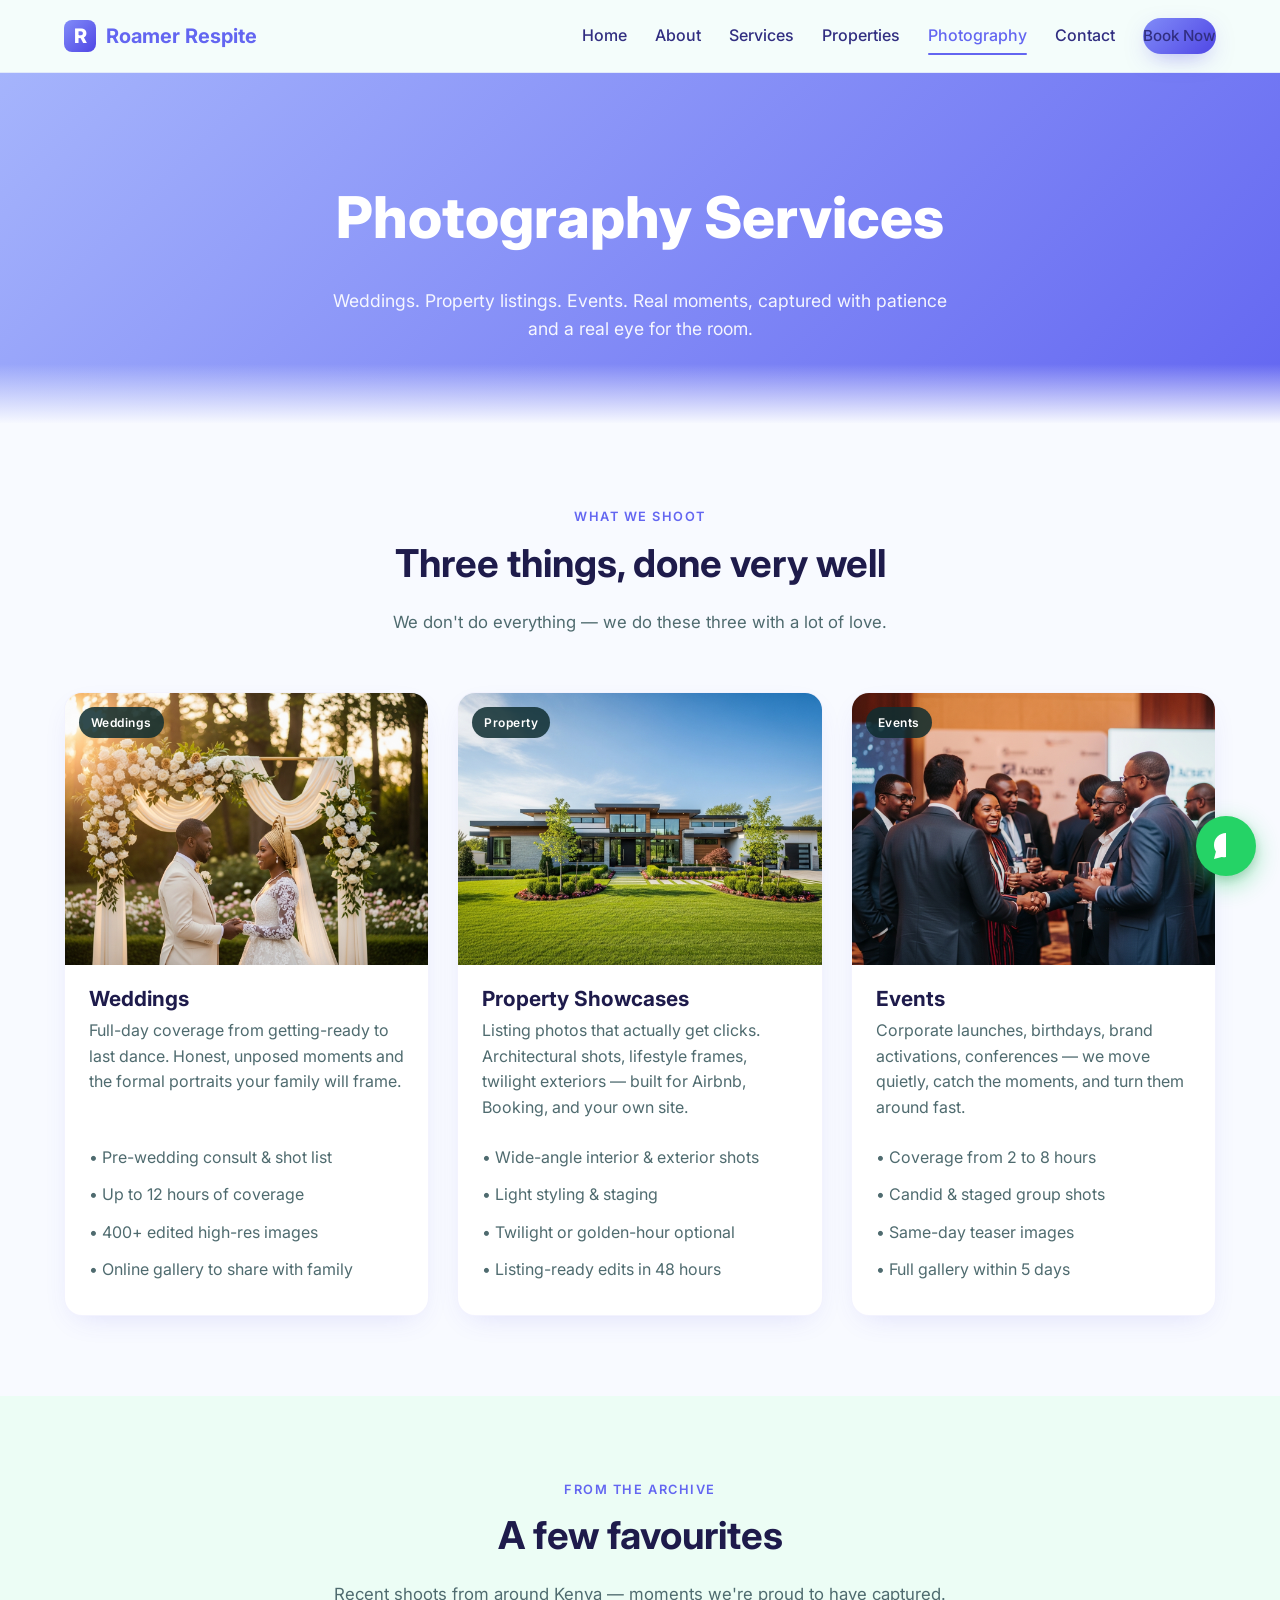
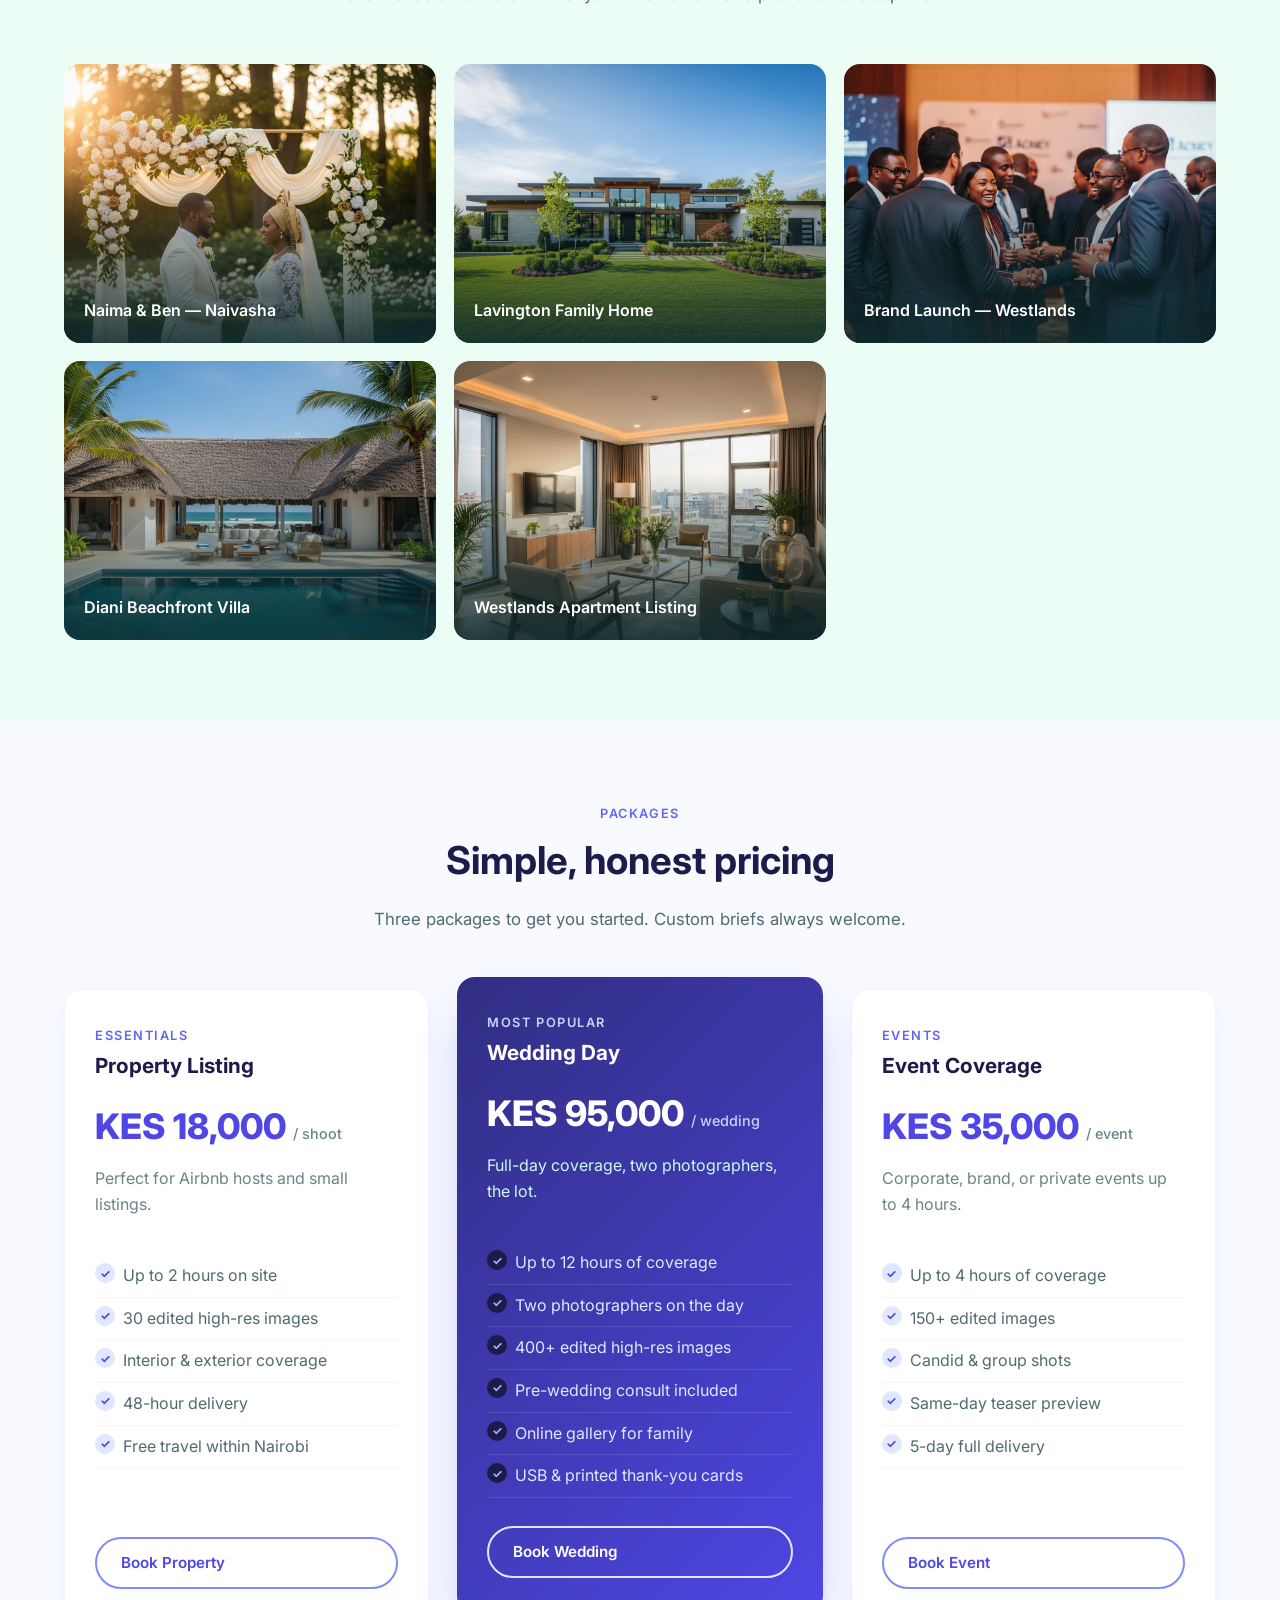
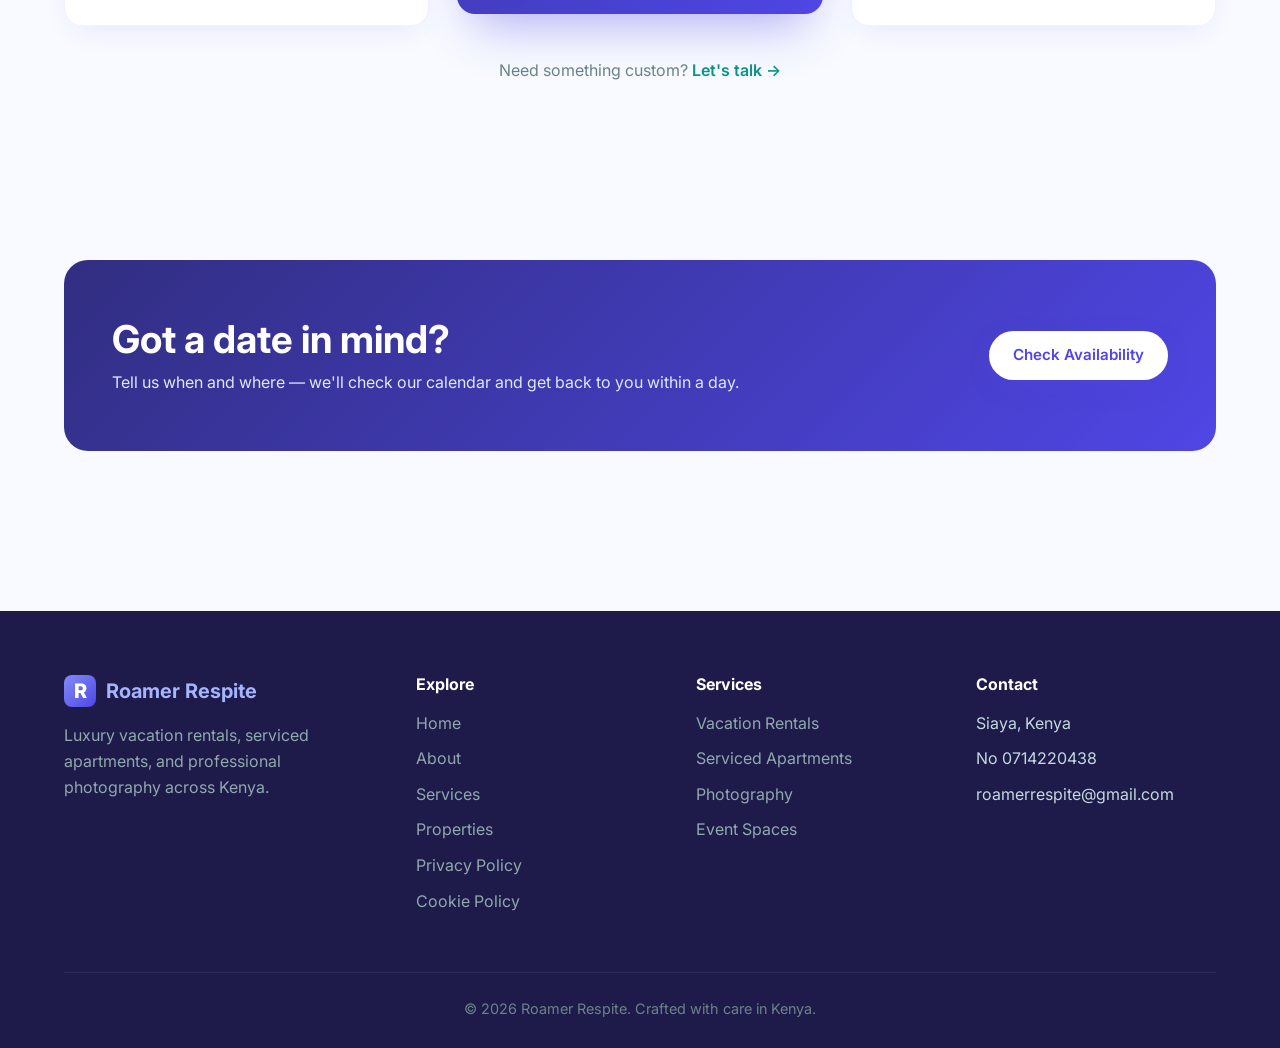
<file: photography.html>
<!DOCTYPE html>
<html lang="en">
  <head>
    <meta charset="UTF-8" />
    <meta name="viewport" content="width=device-width, initial-scale=1.0" />
    <title>Photography — Roamer Respite</title>
    <meta name="description" content="Professional photography for weddings, property listings, and events across Kenya. Real moments, beautifully captured." />
    <link rel="icon" type="image/svg+xml" href="data:image/svg+xml,%3Csvg xmlns='http://www.w3.org/2000/svg' viewBox='0 0 100 100'%3E%3Crect width='100' height='100' rx='20' fill='%236366f1'/%3E%3C[...]
    <link rel="preconnect" href="https://fonts.googleapis.com">
    <link rel="preconnect" href="https://fonts.gstatic.com" crossorigin>
    <link href="https://fonts.googleapis.com/css2?family=Inter:wght@400;500;600;700;800&display=swap" rel="stylesheet">
    <link rel="stylesheet" href="styles.css" />
  </head>
  <body>
    <header class="site-header">
      <div class="container">
        <nav class="nav">
          <a href="index.html" class="brand">
            <span class="brand-mark">R</span>
            <span>Roamer Respite</span>
          </a>
          <button class="menu-toggle" aria-label="Toggle menu" onclick="document.getElementById('navLinks').classList.toggle('open')">
            <span></span><span></span><span></span>
          </button>
          <ul class="nav-links" id="navLinks">
            <li><a href="index.html">Home</a></li>
            <li><a href="about.html">About</a></li>
            <li><a href="services.html">Services</a></li>
            <li><a href="properties.html">Properties</a></li>
            <li><a href="photography.html" class="active">Photography</a></li>
            <li><a href="contact.html">Contact</a></li>
            <li><a href="contact.html" class="btn btn-primary">Book Now</a></li>
          </ul>
        </nav>
      </div>
    </header>

    <section class="page-header">
      <div class="container">
        <h1>Photography Services</h1>
        <p>Weddings. Property listings. Events. Real moments, captured with patience and a real eye for the room.</p>
      </div>
    </section>

    <section>
      <div class="container">
        <div class="section-head">
          <span class="eyebrow">What We Shoot</span>
          <h2>Three things, done very well</h2>
          <p>We don't do everything — we do these three with a lot of love.</p>
        </div>

        <div class="grid-3">
          <article class="property-card">
            <div class="img-wrap">
              <img src="images/photo-wedding.png" alt="Wedding photography" />
              <span class="badge">Weddings</span>
            </div>
            <div class="body">
              <h3>Weddings</h3>
              <p class="desc">Full-day coverage from getting-ready to last dance. Honest, unposed moments and the formal portraits your family will frame.</p>
              <ul style="list-style:none; padding:0; margin:0; color:#4f6b6f;">
                <li style="padding:6px 0;">• Pre-wedding consult &amp; shot list</li>
                <li style="padding:6px 0;">• Up to 12 hours of coverage</li>
                <li style="padding:6px 0;">• 400+ edited high-res images</li>
                <li style="padding:6px 0;">• Online gallery to share with family</li>
              </ul>
            </div>
          </article>

          <article class="property-card">
            <div class="img-wrap">
              <img src="images/photo-property.png" alt="Property photography" />
              <span class="badge">Property</span>
            </div>
            <div class="body">
              <h3>Property Showcases</h3>
              <p class="desc">Listing photos that actually get clicks. Architectural shots, lifestyle frames, twilight exteriors — built for Airbnb, Booking, and your own site.</p>
              <ul style="list-style:none; padding:0; margin:0; color:#4f6b6f;">
                <li style="padding:6px 0;">• Wide-angle interior &amp; exterior shots</li>
                <li style="padding:6px 0;">• Light styling &amp; staging</li>
                <li style="padding:6px 0;">• Twilight or golden-hour optional</li>
                <li style="padding:6px 0;">• Listing-ready edits in 48 hours</li>
              </ul>
            </div>
          </article>

          <article class="property-card">
            <div class="img-wrap">
              <img src="images/photo-event.png" alt="Event photography" />
              <span class="badge">Events</span>
            </div>
            <div class="body">
              <h3>Events</h3>
              <p class="desc">Corporate launches, birthdays, brand activations, conferences — we move quietly, catch the moments, and turn them around fast.</p>
              <ul style="list-style:none; padding:0; margin:0; color:#4f6b6f;">
                <li style="padding:6px 0;">• Coverage from 2 to 8 hours</li>
                <li style="padding:6px 0;">• Candid &amp; staged group shots</li>
                <li style="padding:6px 0;">• Same-day teaser images</li>
                <li style="padding:6px 0;">• Full gallery within 5 days</li>
              </ul>
            </div>
          </article>
        </div>
      </div>
    </section>

    <section style="background:#ecfdf5;">
      <div class="container">
        <div class="section-head">
          <span class="eyebrow">From the Archive</span>
          <h2>A few favourites</h2>
          <p>Recent shoots from around Kenya — moments we're proud to have captured.</p>
        </div>
        <div class="gallery">
          <div class="item">
            <img src="images/photo-wedding.png" alt="Wedding moment" />
            <div class="overlay">Naima &amp; Ben — Naivasha</div>
          </div>
          <div class="item">
            <img src="images/photo-property.png" alt="Property shoot" />
            <div class="overlay">Lavington Family Home</div>
          </div>
          <div class="item">
            <img src="images/photo-event.png" alt="Event shoot" />
            <div class="overlay">Brand Launch — Westlands</div>
          </div>
          <div class="item">
            <img src="images/property-villa.png" alt="Villa shoot" />
            <div class="overlay">Diani Beachfront Villa</div>
          </div>
          <div class="item">
            <img src="images/property-apartment.png" alt="Apartment shoot" />
            <div class="overlay">Westlands Apartment Listing</div>
          </div>
        </div>
      </div>
    </section>

    <section>
      <div class="container">
        <div class="section-head">
          <span class="eyebrow">Packages</span>
          <h2>Simple, honest pricing</h2>
          <p>Three packages to get you started. Custom briefs always welcome.</p>
        </div>
        <div class="grid-3">
          <div class="tier-card">
            <div class="label">Essentials</div>
            <h3>Property Listing</h3>
            <div class="price">KES 18,000 <small>/ shoot</small></div>
            <p style="color:#6b8487; margin-top:8px;">Perfect for Airbnb hosts and small listings.</p>
            <ul>
              <li>Up to 2 hours on site</li>
              <li>30 edited high-res images</li>
              <li>Interior &amp; exterior coverage</li>
              <li>48-hour delivery</li>
              <li>Free travel within Nairobi</li>
            </ul>
            <a href="contact.html" class="btn btn-outline">Book Property</a>
          </div>

          <div class="tier-card featured">
            <div class="label">Most Popular</div>
            <h3>Wedding Day</h3>
            <div class="price">KES 95,000 <small>/ wedding</small></div>
            <p style="color:#ccfbf1; margin-top:8px;">Full-day coverage, two photographers, the lot.</p>
            <ul>
              <li>Up to 12 hours of coverage</li>
              <li>Two photographers on the day</li>
              <li>400+ edited high-res images</li>
              <li>Pre-wedding consult included</li>
              <li>Online gallery for family</li>
              <li>USB &amp; printed thank-you cards</li>
            </ul>
            <a href="contact.html" class="btn btn-outline">Book Wedding</a>
          </div>

          <div class="tier-card">
            <div class="label">Events</div>
            <h3>Event Coverage</h3>
            <div class="price">KES 35,000 <small>/ event</small></div>
            <p style="color:#6b8487; margin-top:8px;">Corporate, brand, or private events up to 4 hours.</p>
            <ul>
              <li>Up to 4 hours of coverage</li>
              <li>150+ edited images</li>
              <li>Candid &amp; group shots</li>
              <li>Same-day teaser preview</li>
              <li>5-day full delivery</li>
            </ul>
            <a href="contact.html" class="btn btn-outline">Book Event</a>
          </div>
        </div>
        <p style="text-align:center; color:#6b8487; margin-top:32px;">Need something custom? <a href="contact.html" style="color:#0d9488; font-weight:600;">Let's talk →</a></p>
      </div>
    </section>

    <section>
      <div class="container">
        <div class="cta-strip">
          <div>
            <h2>Got a date in mind?</h2>
            <p>Tell us when and where — we'll check our calendar and get back to you within a day.</p>
          </div>
          <a href="contact.html" class="btn btn-primary">Check Availability</a>
        </div>
      </div>
    </section>

    <footer class="site-footer">
      <div class="container">
        <div class="footer-grid">
          <div>
            <a href="index.html" class="brand"><span class="brand-mark">R</span><span>Roamer Respite</span></a>
            <p>Luxury vacation rentals, serviced apartments, and professional photography across Kenya.</p>
          </div>
          <div>
            <h4>Explore</h4>
            <ul>
              <li><a href="index.html">Home</a></li>
              <li><a href="about.html">About</a></li>
              <li><a href="services.html">Services</a></li>
              <li><a href="properties.html">Properties</a></li>
              <li><a href="privacy.html">Privacy Policy</a></li>
              <li><a href="cookies.html">Cookie Policy</a></li>
            </ul>
          </div>
          <div>
            <h4>Services</h4>
            <ul>
              <li><a href="properties.html">Vacation Rentals</a></li>
              <li><a href="services.html">Serviced Apartments</a></li>
              <li><a href="photography.html">Photography</a></li>
              <li><a href="services.html">Event Spaces</a></li>
            </ul>
          </div>
          <div>
            <h4>Contact</h4>
            <ul>
              <li>Siaya, Kenya</li>
              <li>No 0714220438</li>
              <li>roamerrespite@gmail.com</li>
            </ul>
          </div>
        </div>
        <div class="footer-bottom">
          © 2026 Roamer Respite. Crafted with care in Kenya.
        </div>
      </div>
    </footer>
    <a href="https://wa.me/254714220438?text=Hi%20Roamer%20Respite%2C%20I%27d%20like%20to%20get%20in%20touch." class="whatsapp-float" target="_blank" rel="noopener" aria-label="Chat on WhatsApp">
      <span class="wa-label">Chat with us on WhatsApp</span>
      <svg viewBox="0 0 32 32" xmlns="http://www.w3.org/2000/svg"><path d="M16.003 3C9.374 3 4 8.373 4 15c0 2.388.706 4.61 1.92 6.477L4 29l7.71-1.881A11.93 11.93 0 0 0 16.003 27C22.633 27 28 21.6[...]" /></svg>
    </a>
  </body>
</html>
</file>
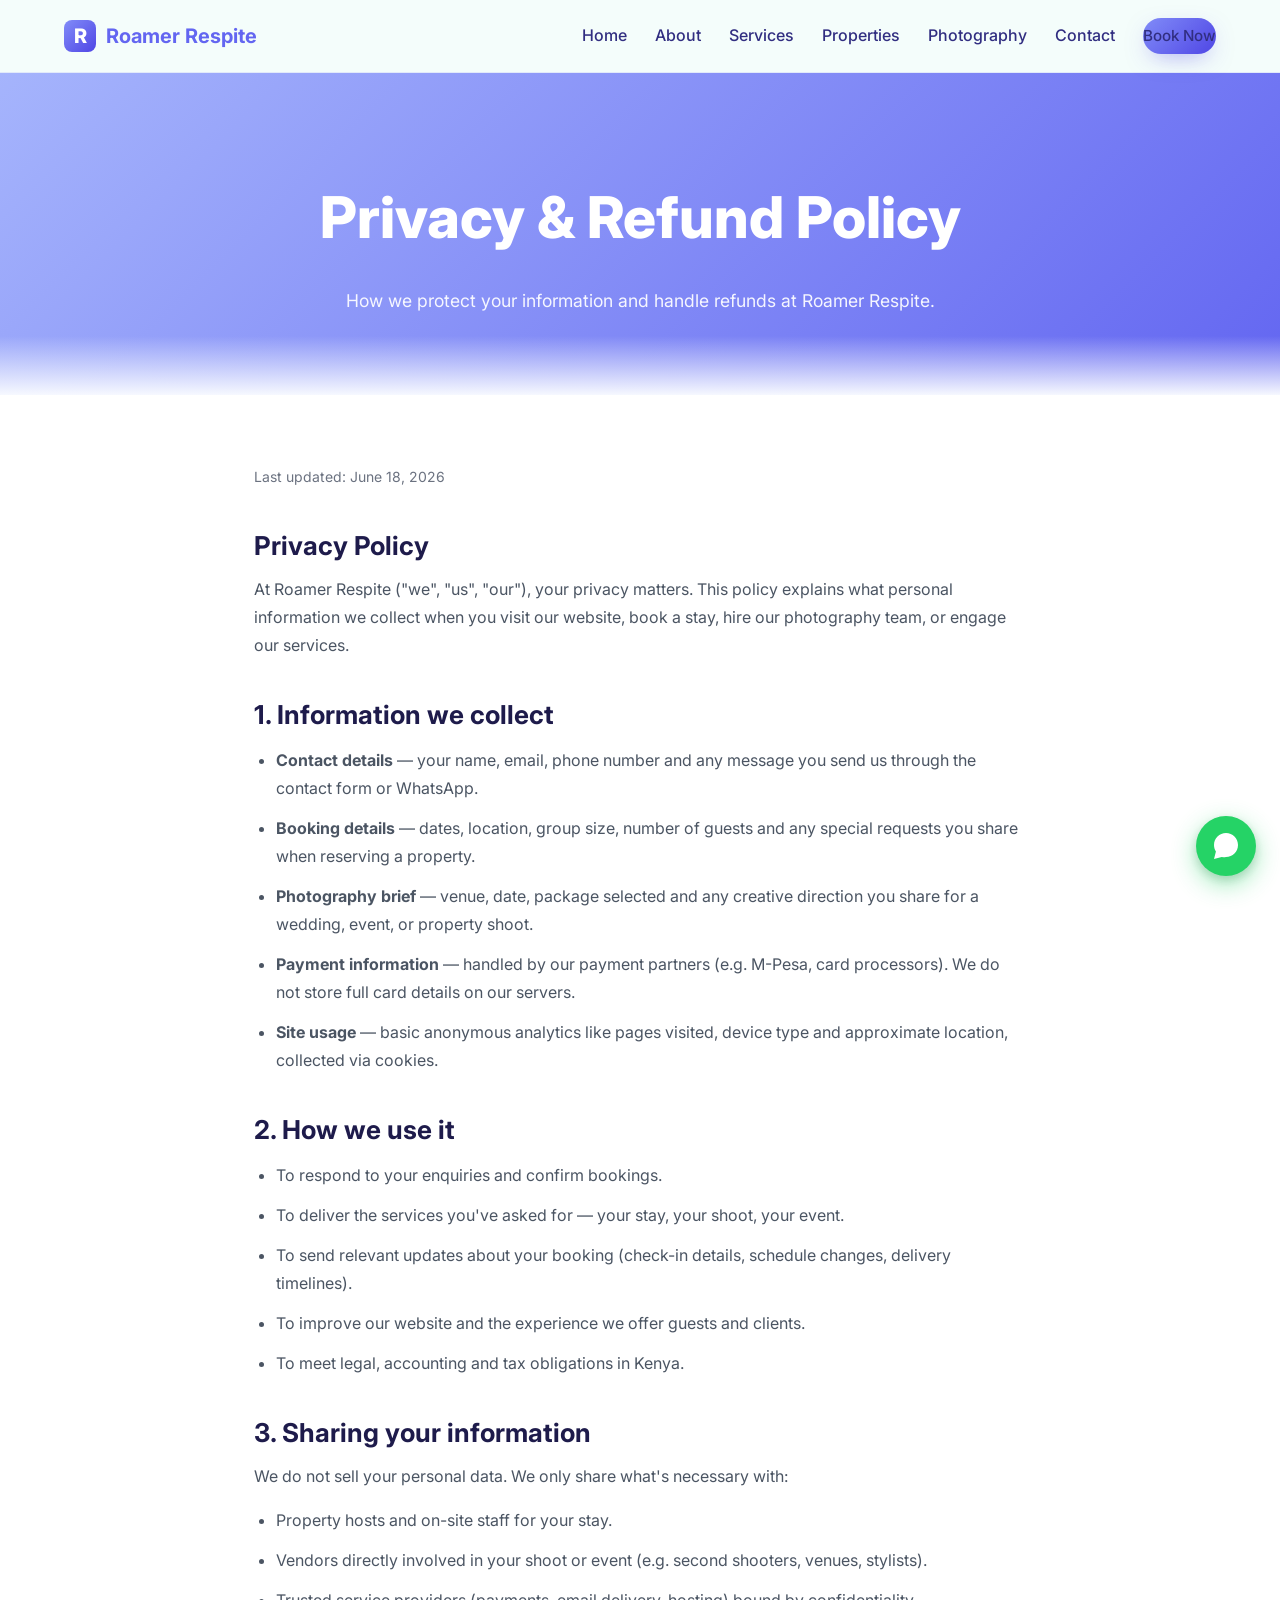
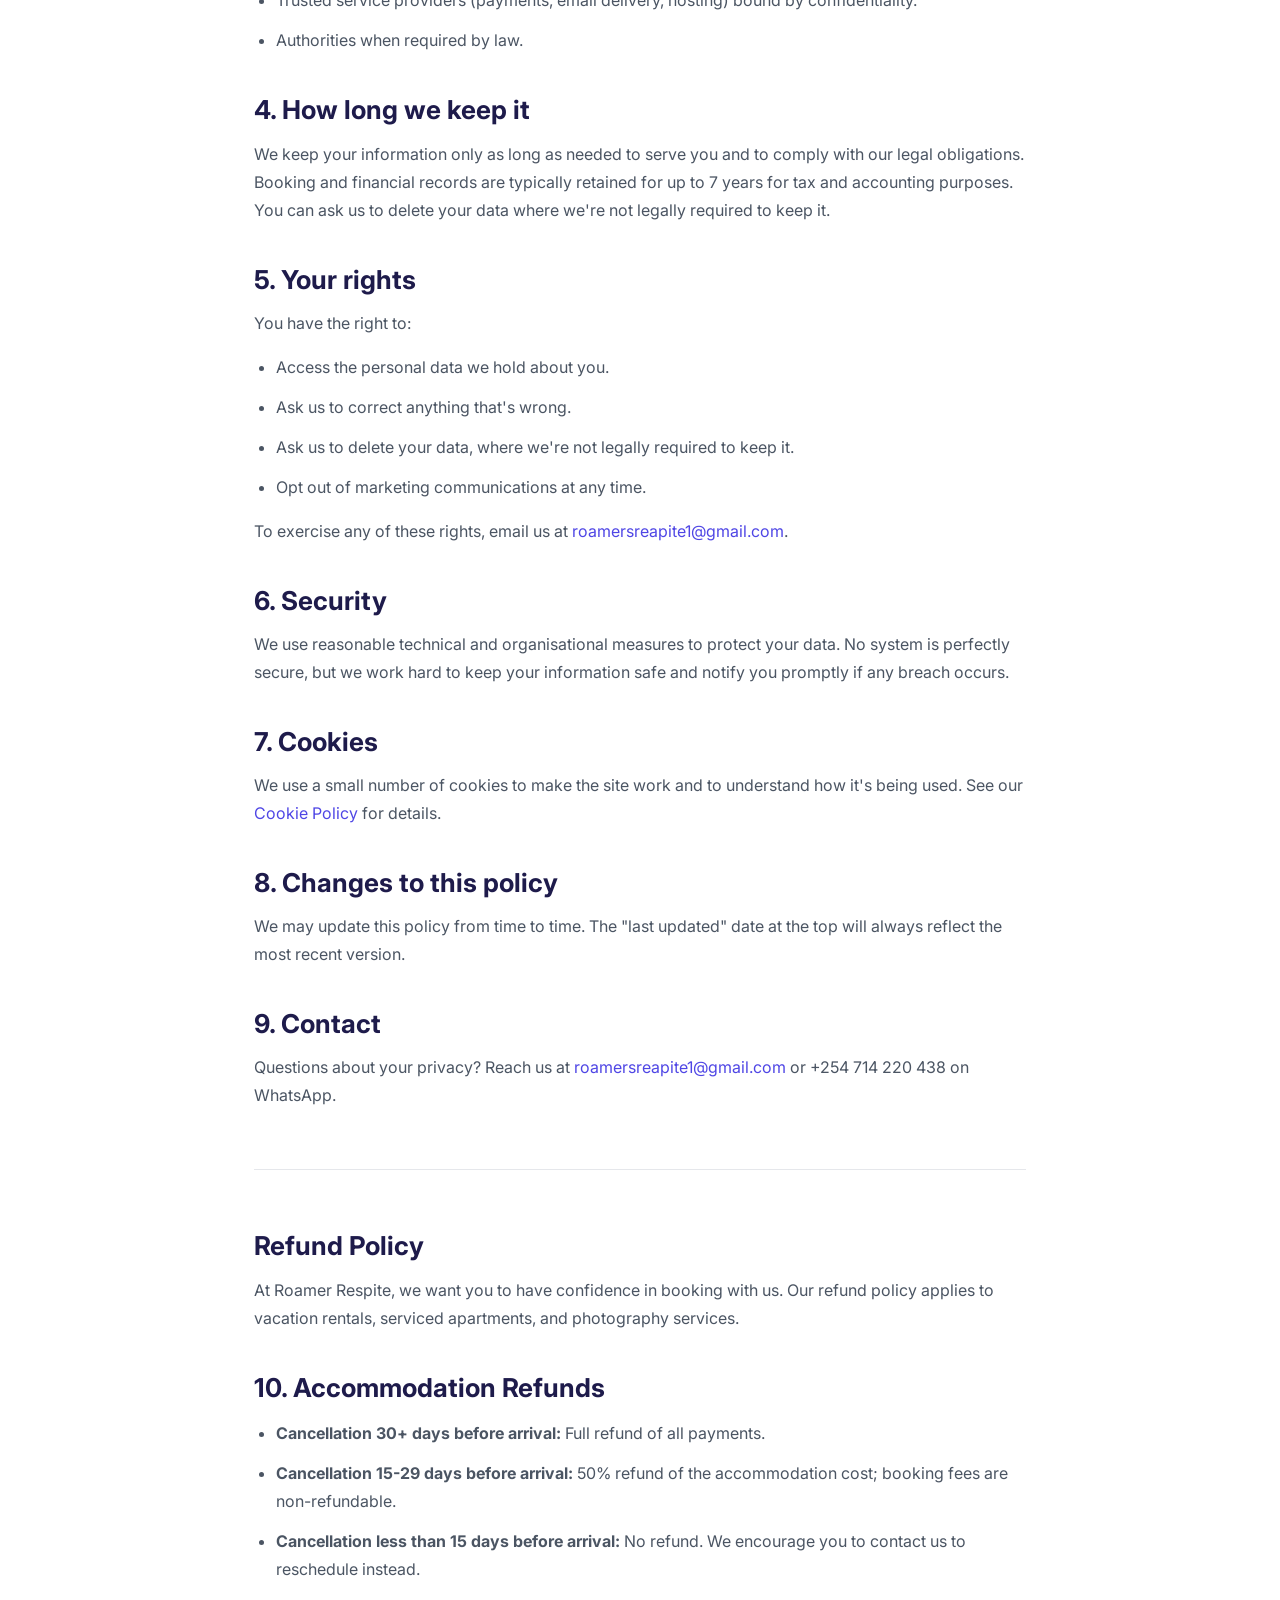
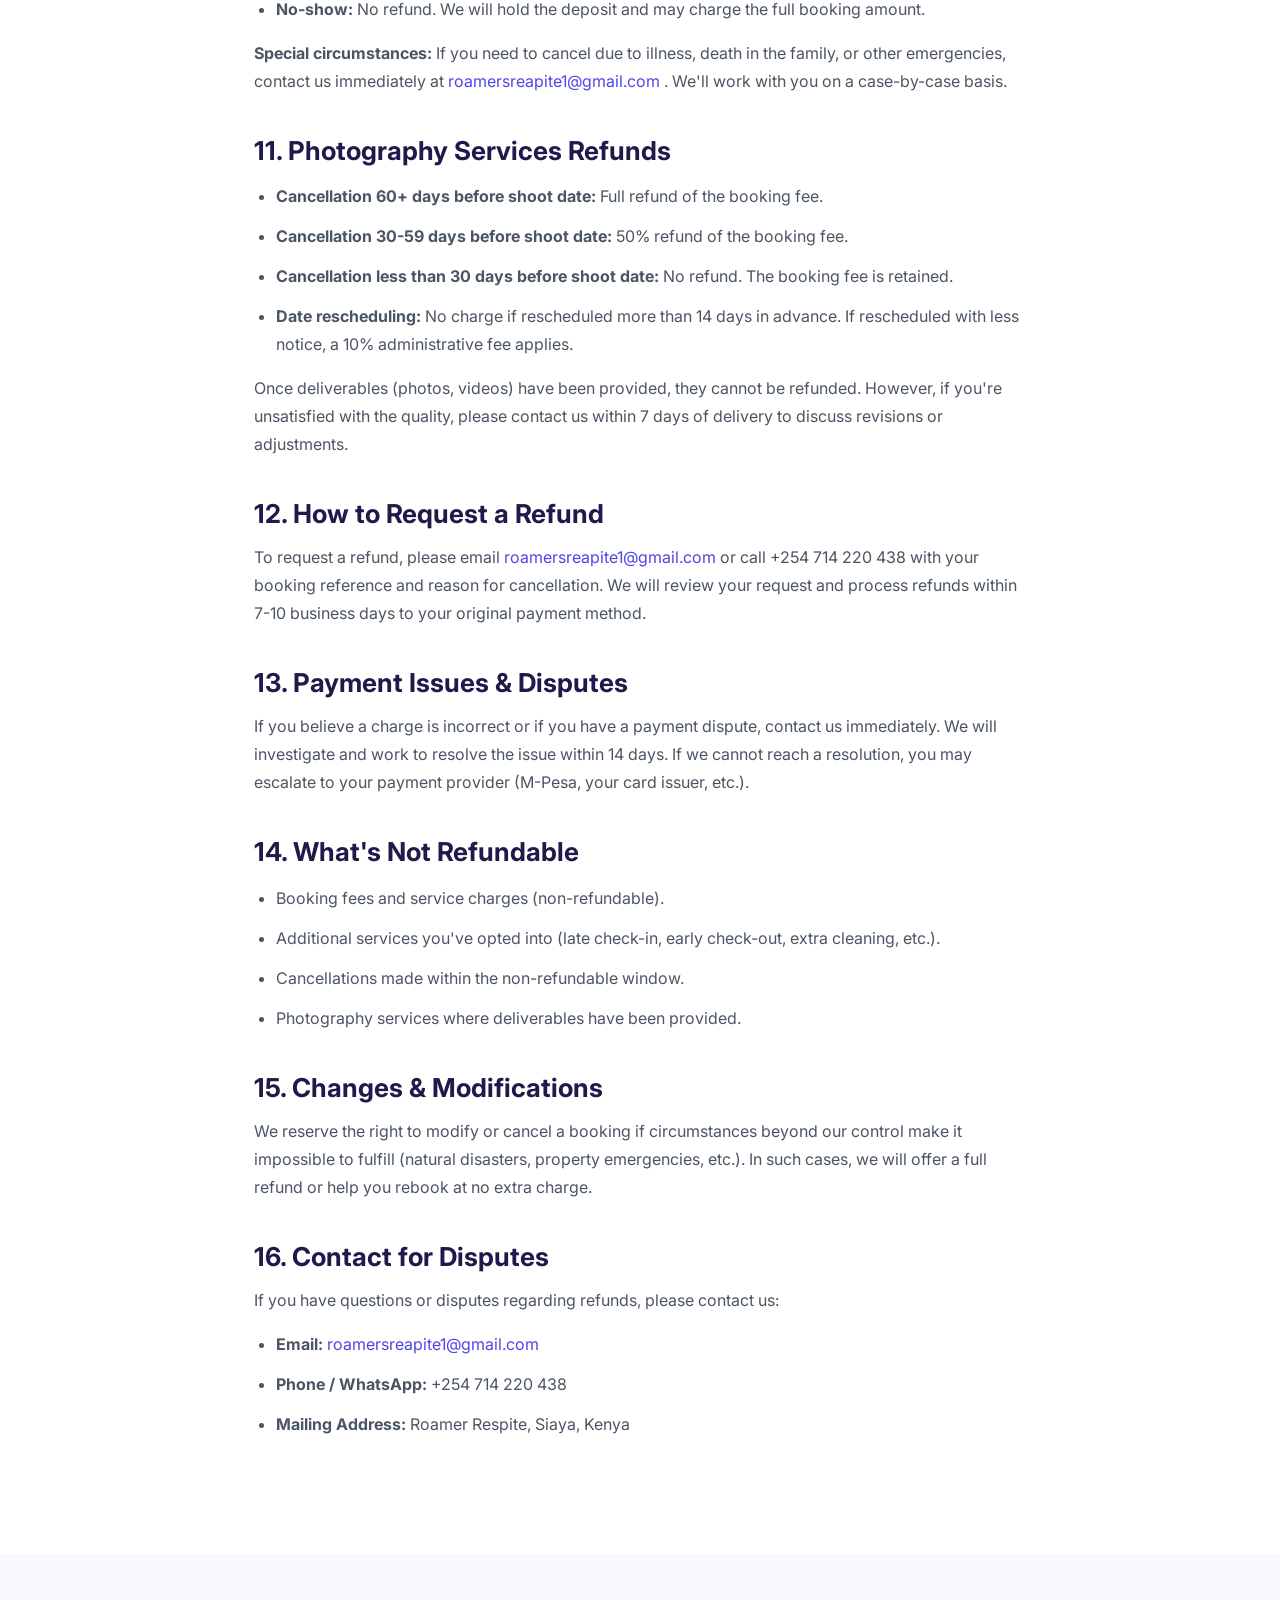
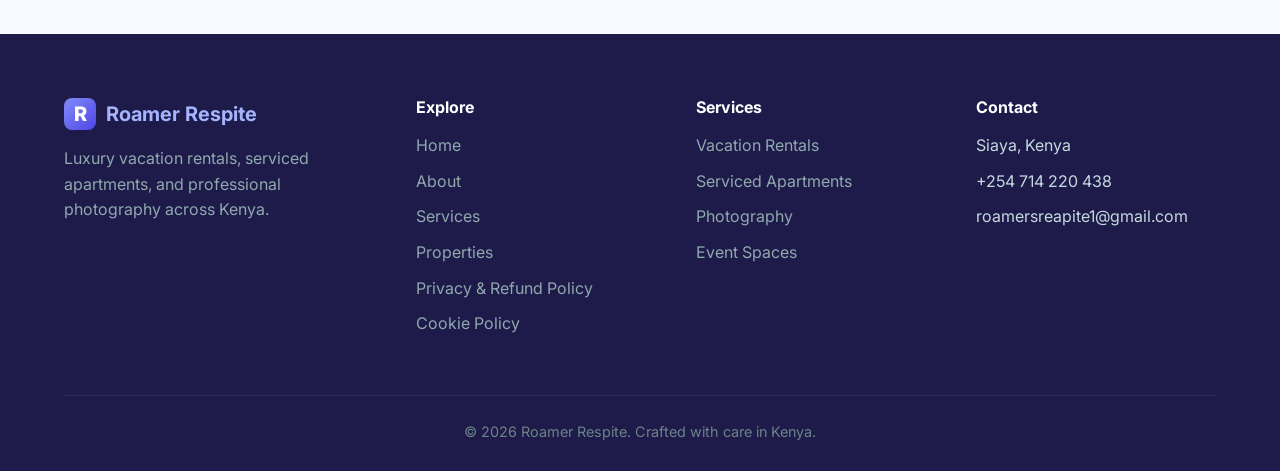
<file: privacy.html>
<!DOCTYPE html>
<html lang="en">
  <head>
    <meta charset="UTF-8" />
    <meta name="viewport" content="width=device-width, initial-scale=1.0" />
    <title>Privacy & Refund Policy — Roamer Respite</title>
    <meta name="description" content="How Roamer Respite collects, uses, and protects your personal information. Learn about our refund policy for bookings." />
    <link rel="icon" type="image/svg+xml" href="data:image/svg+xml,%3Csvg xmlns='http://www.w3.org/2000/svg' viewBox='0 0 100 100'%3E%3Crect width='100' height='100' rx='20' fill='%236366f1'/%3E%3C[...]" />
    <link rel="preconnect" href="https://fonts.googleapis.com">
    <link rel="preconnect" href="https://fonts.gstatic.com" crossorigin>
    <link href="https://fonts.googleapis.com/css2?family=Inter:wght@400;500;600;700;800&display=swap" rel="stylesheet">
    <link rel="stylesheet" href="styles.css" />
  </head>
  <body>
    <header class="site-header">
      <div class="container">
        <nav class="nav">
          <a href="index.html" class="brand">
            <span class="brand-mark">R</span>
            <span>Roamer Respite</span>
          </a>
          <button class="menu-toggle" aria-label="Toggle menu" onclick="document.getElementById('navLinks').classList.toggle('open')">
            <span></span><span></span><span></span>
          </button>
          <ul class="nav-links" id="navLinks">
            <li><a href="index.html">Home</a></li>
            <li><a href="about.html">About</a></li>
            <li><a href="services.html">Services</a></li>
            <li><a href="properties.html">Properties</a></li>
            <li><a href="photography.html">Photography</a></li>
            <li><a href="contact.html">Contact</a></li>
            <li><a href="contact.html" class="btn btn-primary">Book Now</a></li>
          </ul>
        </nav>
      </div>
    </header>

    <section class="page-header">
      <div class="container">
        <h1>Privacy & Refund Policy</h1>
        <p>How we protect your information and handle refunds at Roamer Respite.</p>
      </div>
    </section>

    <section class="legal">
      <div class="container">
        <p class="meta">Last updated: June 18, 2026</p>

        <h2>Privacy Policy</h2>
        <p>At Roamer Respite ("we", "us", "our"), your privacy matters. This policy explains what personal information we collect when you visit our website, book a stay, hire our photography team, or engage our services.</p>

        <h2>1. Information we collect</h2>
        <ul>
          <li><strong>Contact details</strong> — your name, email, phone number and any message you send us through the contact form or WhatsApp.</li>
          <li><strong>Booking details</strong> — dates, location, group size, number of guests and any special requests you share when reserving a property.</li>
          <li><strong>Photography brief</strong> — venue, date, package selected and any creative direction you share for a wedding, event, or property shoot.</li>
          <li><strong>Payment information</strong> — handled by our payment partners (e.g. M-Pesa, card processors). We do not store full card details on our servers.</li>
          <li><strong>Site usage</strong> — basic anonymous analytics like pages visited, device type and approximate location, collected via cookies.</li>
        </ul>

        <h2>2. How we use it</h2>
        <ul>
          <li>To respond to your enquiries and confirm bookings.</li>
          <li>To deliver the services you've asked for — your stay, your shoot, your event.</li>
          <li>To send relevant updates about your booking (check-in details, schedule changes, delivery timelines).</li>
          <li>To improve our website and the experience we offer guests and clients.</li>
          <li>To meet legal, accounting and tax obligations in Kenya.</li>
        </ul>

        <h2>3. Sharing your information</h2>
        <p>We do not sell your personal data. We only share what's necessary with:</p>
        <ul>
          <li>Property hosts and on-site staff for your stay.</li>
          <li>Vendors directly involved in your shoot or event (e.g. second shooters, venues, stylists).</li>
          <li>Trusted service providers (payments, email delivery, hosting) bound by confidentiality.</li>
          <li>Authorities when required by law.</li>
        </ul>

        <h2>4. How long we keep it</h2>
        <p>We keep your information only as long as needed to serve you and to comply with our legal obligations. Booking and financial records are typically retained for up to 7 years for tax and accounting purposes. You can ask us to delete your data where we're not legally required to keep it.</p>

        <h2>5. Your rights</h2>
        <p>You have the right to:</p>
        <ul>
          <li>Access the personal data we hold about you.</li>
          <li>Ask us to correct anything that's wrong.</li>
          <li>Ask us to delete your data, where we're not legally required to keep it.</li>
          <li>Opt out of marketing communications at any time.</li>
        </ul>
        <p>To exercise any of these rights, email us at <a href="mailto:roamersreapite1@gmail.com">roamersreapite1@gmail.com</a>.</p>

        <h2>6. Security</h2>
        <p>We use reasonable technical and organisational measures to protect your data. No system is perfectly secure, but we work hard to keep your information safe and notify you promptly if any breach occurs.</p>

        <h2>7. Cookies</h2>
        <p>We use a small number of cookies to make the site work and to understand how it's being used. See our <a href="cookies.html">Cookie Policy</a> for details.</p>

        <h2>8. Changes to this policy</h2>
        <p>We may update this policy from time to time. The "last updated" date at the top will always reflect the most recent version.</p>

        <h2>9. Contact</h2>
        <p>Questions about your privacy? Reach us at <a href="mailto:roamersreapite1@gmail.com">roamersreapite1@gmail.com</a> or +254 714 220 438 on WhatsApp.</p>

        <hr style="margin:60px 0; border:none; border-top:1px solid #e5e7eb;">

        <h2>Refund Policy</h2>
        <p>At Roamer Respite, we want you to have confidence in booking with us. Our refund policy applies to vacation rentals, serviced apartments, and photography services.</p>

        <h2>10. Accommodation Refunds</h2>
        <ul>
          <li><strong>Cancellation 30+ days before arrival:</strong> Full refund of all payments.</li>
          <li><strong>Cancellation 15-29 days before arrival:</strong> 50% refund of the accommodation cost; booking fees are non-refundable.</li>
          <li><strong>Cancellation less than 15 days before arrival:</strong> No refund. We encourage you to contact us to reschedule instead.</li>
          <li><strong>No-show:</strong> No refund. We will hold the deposit and may charge the full booking amount.</li>
        </ul>
        <p><strong>Special circumstances:</strong> If you need to cancel due to illness, death in the family, or other emergencies, contact us immediately at <a href="mailto:roamersreapite1@gmail.com ">roamersreapite1@gmail.com </a>. We'll work with you on a case-by-case basis.</p>

        <h2>11. Photography Services Refunds</h2>
        <ul>
          <li><strong>Cancellation 60+ days before shoot date:</strong> Full refund of the booking fee.</li>
          <li><strong>Cancellation 30-59 days before shoot date:</strong> 50% refund of the booking fee.</li>
          <li><strong>Cancellation less than 30 days before shoot date:</strong> No refund. The booking fee is retained.</li>
          <li><strong>Date rescheduling:</strong> No charge if rescheduled more than 14 days in advance. If rescheduled with less notice, a 10% administrative fee applies.</li>
        </ul>
        <p>Once deliverables (photos, videos) have been provided, they cannot be refunded. However, if you're unsatisfied with the quality, please contact us within 7 days of delivery to discuss revisions or adjustments.</p>

        <h2>12. How to Request a Refund</h2>
        <p>To request a refund, please email <a href="mailto:roamersreapite1@gmail.com">roamersreapite1@gmail.com</a> or call +254 714 220 438 with your booking reference and reason for cancellation. We will review your request and process refunds within 7-10 business days to your original payment method.</p>

        <h2>13. Payment Issues & Disputes</h2>
        <p>If you believe a charge is incorrect or if you have a payment dispute, contact us immediately. We will investigate and work to resolve the issue within 14 days. If we cannot reach a resolution, you may escalate to your payment provider (M-Pesa, your card issuer, etc.).</p>

        <h2>14. What's Not Refundable</h2>
        <ul>
          <li>Booking fees and service charges (non-refundable).</li>
          <li>Additional services you've opted into (late check-in, early check-out, extra cleaning, etc.).</li>
          <li>Cancellations made within the non-refundable window.</li>
          <li>Photography services where deliverables have been provided.</li>
        </ul>

        <h2>15. Changes & Modifications</h2>
        <p>We reserve the right to modify or cancel a booking if circumstances beyond our control make it impossible to fulfill (natural disasters, property emergencies, etc.). In such cases, we will offer a full refund or help you rebook at no extra charge.</p>

        <h2>16. Contact for Disputes</h2>
        <p>If you have questions or disputes regarding refunds, please contact us:</p>
        <ul>
          <li><strong>Email:</strong> <a href="mailto:roamersreapite1@gmail.com">roamersreapite1@gmail.com</a></li>
          <li><strong>Phone / WhatsApp:</strong> +254 714 220 438</li>
          <li><strong>Mailing Address:</strong> Roamer Respite, Siaya, Kenya</li>
        </ul>

      </div>
    </section>

    <footer class="site-footer">
      <div class="container">
        <div class="footer-grid">
          <div>
            <a href="index.html" class="brand"><span class="brand-mark">R</span><span>Roamer Respite</span></a>
            <p>Luxury vacation rentals, serviced apartments, and professional photography across Kenya.</p>
          </div>
          <div>
            <h4>Explore</h4>
            <ul>
              <li><a href="index.html">Home</a></li>
              <li><a href="about.html">About</a></li>
              <li><a href="services.html">Services</a></li>
              <li><a href="properties.html">Properties</a></li>
              <li><a href="privacy.html">Privacy & Refund Policy</a></li>
              <li><a href="cookies.html">Cookie Policy</a></li>
            </ul>
          </div>
          <div>
            <h4>Services</h4>
            <ul>
              <li><a href="properties.html">Vacation Rentals</a></li>
              <li><a href="services.html">Serviced Apartments</a></li>
              <li><a href="photography.html">Photography</a></li>
              <li><a href="services.html">Event Spaces</a></li>
            </ul>
          </div>
          <div>
            <h4>Contact</h4>
            <ul>
              <li>Siaya, Kenya</li>
              <li>+254 714 220 438</li>
              <li>roamersreapite1@gmail.com</li>
            </ul>
          </div>
        </div>
        <div class="footer-bottom">
          © 2026 Roamer Respite. Crafted with care in Kenya.
        </div>
      </div>
    </footer>

    <a href="https://wa.me/254714220438?text=Hi%20Roamer%20Respite%2C%20I%27d%20like%20to%20get%20in%20touch." class="whatsapp-float" target="_blank" rel="noopener" aria-label="Chat on WhatsApp">
      <span class="wa-label">Chat with us on WhatsApp</span>
      <svg viewBox="0 0 32 32" xmlns="http://www.w3.org/2000/svg"><path d="M16.003 3C9.374 3 4 8.373 4 15c0 2.388.706 4.61 1.92 6.477L4 29l7.71-1.881A11.93 11.93 0 0 0 16.003 27C22.633 27 28 21.627 28 15c0-6.627-5.37-12-11.997-12z" fill="currentColor"/></svg>
    </a>
  </body>
</html>
</file>
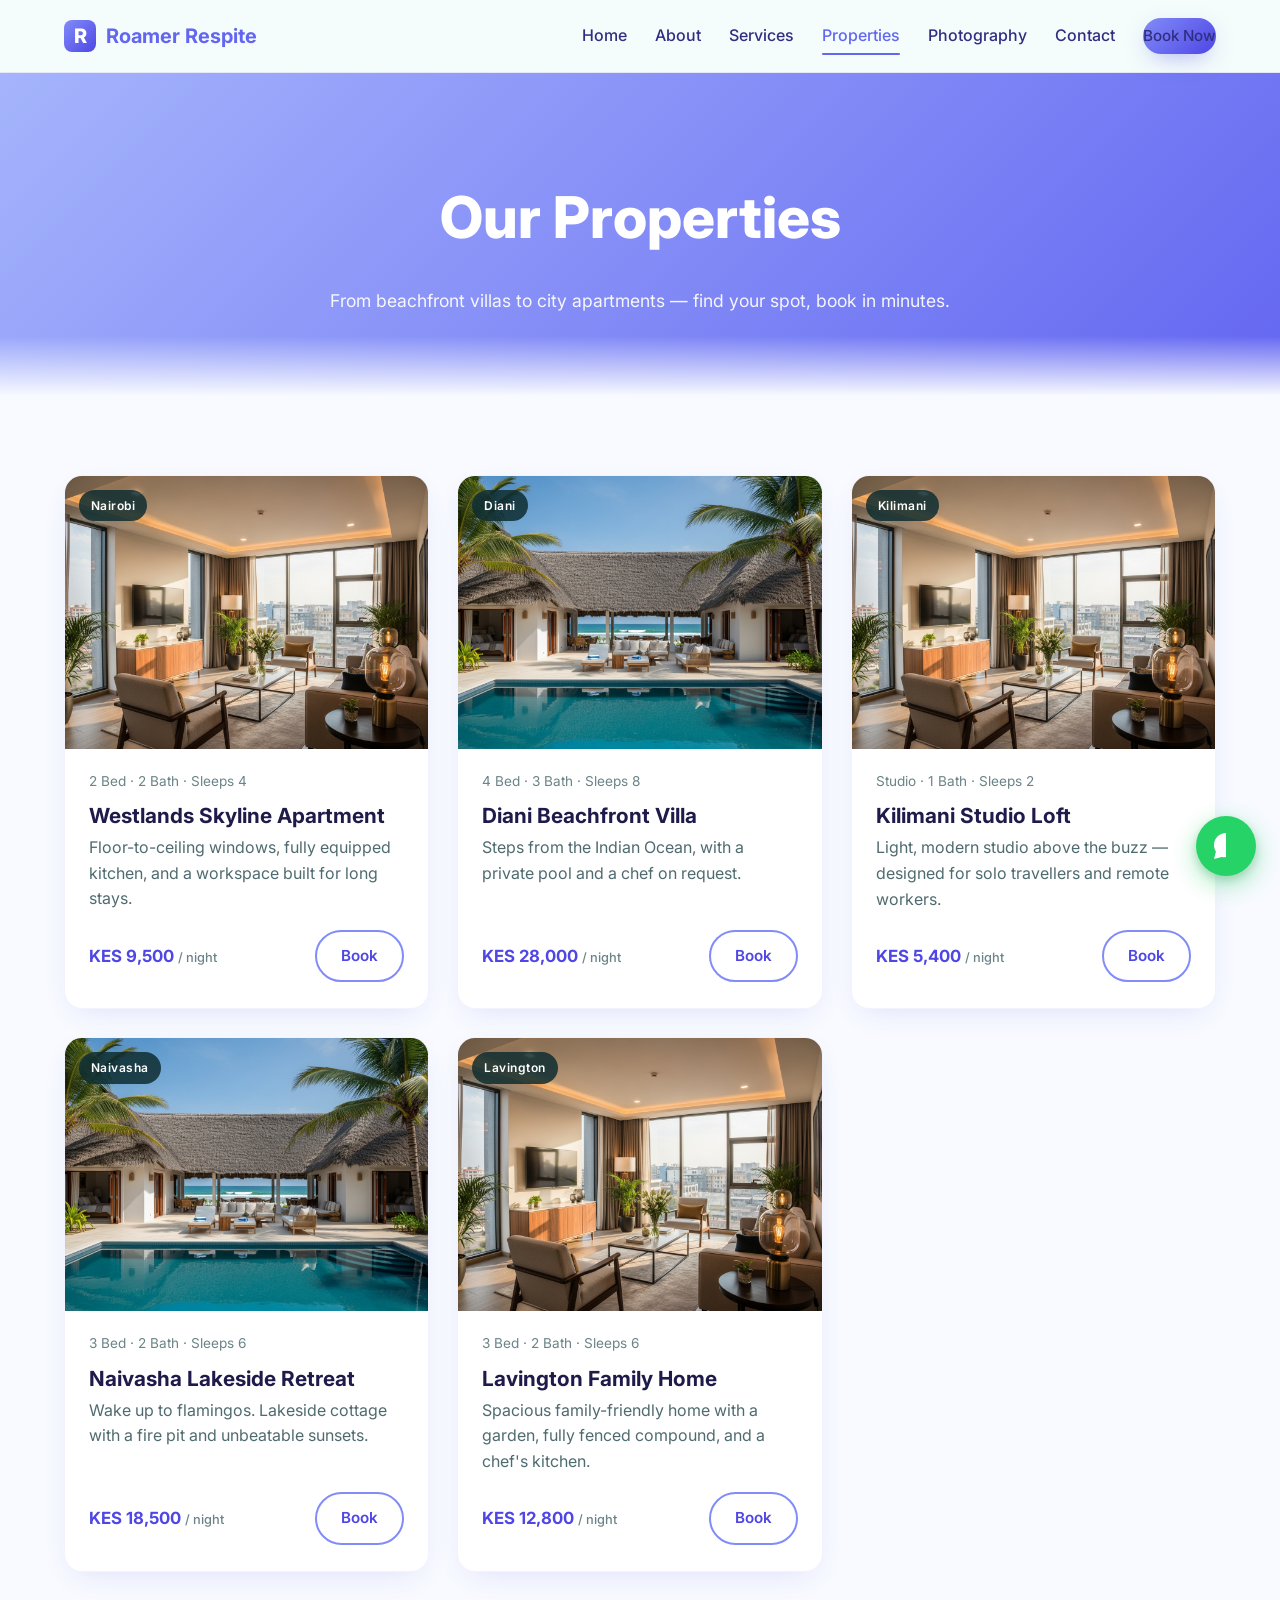
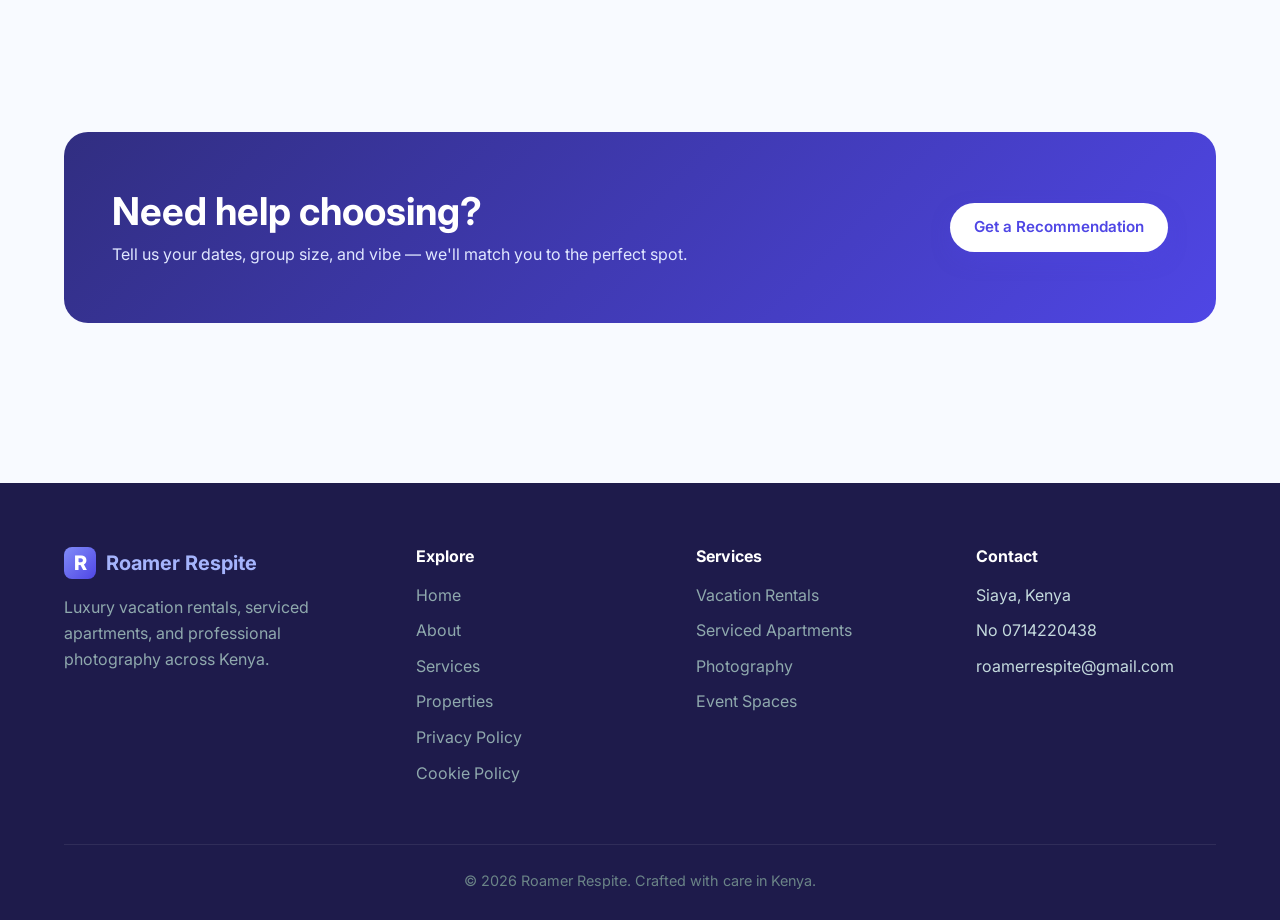
<file: properties.html>
<!DOCTYPE html>
<html lang="en">
  <head>
    <meta charset="UTF-8" />
    <meta name="viewport" content="width=device-width, initial-scale=1.0" />
    <title>Properties — Roamer Respite</title>
    <meta name="description" content="Browse our hand-picked vacation rentals and serviced apartments across Nairobi, Diani, and Naivasha." />
    <link rel="icon" type="image/svg+xml" href="data:image/svg+xml,%3Csvg xmlns='http://www.w3.org/2000/svg' viewBox='0 0 100 100'%3E%3Crect width='100' height='100' rx='20' fill='%236366f1'/%3E%3C[...]" />
    <link rel="preconnect" href="https://fonts.googleapis.com">
    <link rel="preconnect" href="https://fonts.gstatic.com" crossorigin>
    <link href="https://fonts.googleapis.com/css2?family=Inter:wght@400;500;600;700;800&display=swap" rel="stylesheet">
    <link rel="stylesheet" href="styles.css" />
  </head>
  <body>
    <header class="site-header">
      <div class="container">
        <nav class="nav">
          <a href="index.html" class="brand">
            <span class="brand-mark">R</span>
            <span>Roamer Respite</span>
          </a>
          <button class="menu-toggle" aria-label="Toggle menu" onclick="document.getElementById('navLinks').classList.toggle('open')">
            <span></span><span></span><span></span>
          </button>
          <ul class="nav-links" id="navLinks">
            <li><a href="index.html">Home</a></li>
            <li><a href="about.html">About</a></li>
            <li><a href="services.html">Services</a></li>
            <li><a href="properties.html" class="active">Properties</a></li>
            <li><a href="photography.html">Photography</a></li>
            <li><a href="contact.html">Contact</a></li>
            <li><a href="contact.html" class="btn btn-primary">Book Now</a></li>
          </ul>
        </nav>
      </div>
    </header>

    <section class="page-header">
      <div class="container">
        <h1>Our Properties</h1>
        <p>From beachfront villas to city apartments — find your spot, book in minutes.</p>
      </div>
    </section>

    <section>
      <div class="container">
        <div class="grid-3">

          <article class="property-card">
            <div class="img-wrap">
              <img src="images/property-apartment.png" alt="Westlands Skyline Apartment" />
              <span class="badge">Nairobi</span>
            </div>
            <div class="body">
              <div class="meta">2 Bed · 2 Bath · Sleeps 4</div>
              <h3>Westlands Skyline Apartment</h3>
              <p class="desc">Floor-to-ceiling windows, fully equipped kitchen, and a workspace built for long stays.</p>
              <div class="footer-row">
                <div class="price">KES 9,500 <small>/ night</small></div>
                <a href="contact.html" class="btn btn-outline">Book</a>
              </div>
            </div>
          </article>

          <article class="property-card">
            <div class="img-wrap">
              <img src="images/property-villa.png" alt="Diani Beachfront Villa" />
              <span class="badge">Diani</span>
            </div>
            <div class="body">
              <div class="meta">4 Bed · 3 Bath · Sleeps 8</div>
              <h3>Diani Beachfront Villa</h3>
              <p class="desc">Steps from the Indian Ocean, with a private pool and a chef on request.</p>
              <div class="footer-row">
                <div class="price">KES 28,000 <small>/ night</small></div>
                <a href="contact.html" class="btn btn-outline">Book</a>
              </div>
            </div>
          </article>

          <article class="property-card">
            <div class="img-wrap">
              <img src="images/property-apartment.png" alt="Kilimani Studio Loft" />
              <span class="badge">Kilimani</span>
            </div>
            <div class="body">
              <div class="meta">Studio · 1 Bath · Sleeps 2</div>
              <h3>Kilimani Studio Loft</h3>
              <p class="desc">Light, modern studio above the buzz — designed for solo travellers and remote workers.</p>
              <div class="footer-row">
                <div class="price">KES 5,400 <small>/ night</small></div>
                <a href="contact.html" class="btn btn-outline">Book</a>
              </div>
            </div>
          </article>

          <article class="property-card">
            <div class="img-wrap">
              <img src="images/property-villa.png" alt="Naivasha Lakeside Retreat" />
              <span class="badge">Naivasha</span>
            </div>
            <div class="body">
              <div class="meta">3 Bed · 2 Bath · Sleeps 6</div>
              <h3>Naivasha Lakeside Retreat</h3>
              <p class="desc">Wake up to flamingos. Lakeside cottage with a fire pit and unbeatable sunsets.</p>
              <div class="footer-row">
                <div class="price">KES 18,500 <small>/ night</small></div>
                <a href="contact.html" class="btn btn-outline">Book</a>
              </div>
            </div>
          </article>

          <article class="property-card">
            <div class="img-wrap">
              <img src="images/property-apartment.png" alt="Lavington Family Home" />
              <span class="badge">Lavington</span>
            </div>
            <div class="body">
              <div class="meta">3 Bed · 2 Bath · Sleeps 6</div>
              <h3>Lavington Family Home</h3>
              <p class="desc">Spacious family-friendly home with a garden, fully fenced compound, and a chef's kitchen.</p>
              <div class="footer-row">
                <div class="price">KES 12,800 <small>/ night</small></div>
                <a href="contact.html" class="btn btn-outline">Book</a>
              </div>
            </div>
          </article>

        </div>
      </div>
    </section>

    <section>
      <div class="container">
        <div class="cta-strip">
          <div>
            <h2>Need help choosing?</h2>
            <p>Tell us your dates, group size, and vibe — we'll match you to the perfect spot.</p>
          </div>
          <a href="contact.html" class="btn btn-primary">Get a Recommendation</a>
        </div>
      </div>
    </section>

    <footer class="site-footer">
      <div class="container">
        <div class="footer-grid">
          <div>
            <a href="index.html" class="brand"><span class="brand-mark">R</span><span>Roamer Respite</span></a>
            <p>Luxury vacation rentals, serviced apartments, and professional photography across Kenya.</p>
          </div>
          <div>
            <h4>Explore</h4>
            <ul>
              <li><a href="index.html">Home</a></li>
              <li><a href="about.html">About</a></li>
              <li><a href="services.html">Services</a></li>
              <li><a href="properties.html">Properties</a></li>
              <li><a href="privacy.html">Privacy Policy</a></li>
              <li><a href="cookies.html">Cookie Policy</a></li>
            </ul>
          </div>
          <div>
            <h4>Services</h4>
            <ul>
              <li><a href="properties.html">Vacation Rentals</a></li>
              <li><a href="services.html">Serviced Apartments</a></li>
              <li><a href="photography.html">Photography</a></li>
              <li><a href="services.html">Event Spaces</a></li>
            </ul>
          </div>
          <div>
            <h4>Contact</h4>
            <ul>
              <li>Siaya, Kenya</li>
              <li>No 0714220438</li>
              <li>roamerrespite@gmail.com</li>
            </ul>
          </div>
        </div>
        <div class="footer-bottom">
          © 2026 Roamer Respite. Crafted with care in Kenya.
        </div>
      </div>
    </footer>
    <a href="https://wa.me/254714220438?text=Hi%20Roamer%20Respite%2C%20I%27d%20like%20to%20get%20in%20touch." class="whatsapp-float" target="_blank" rel="noopener" aria-label="Chat on WhatsApp">
      <span class="wa-label">Chat with us on WhatsApp</span>
      <svg viewBox="0 0 32 32" xmlns="http://www.w3.org/2000/svg"><path d="M16.003 3C9.374 3 4 8.373 4 15c0 2.388.706 4.61 1.92 6.477L4 29l7.71-1.881A11.93 11.93 0 0 0 16.003 27C22.633 27 28 21.6[...]"/>
    </a>
  </body>
</html>
</file>
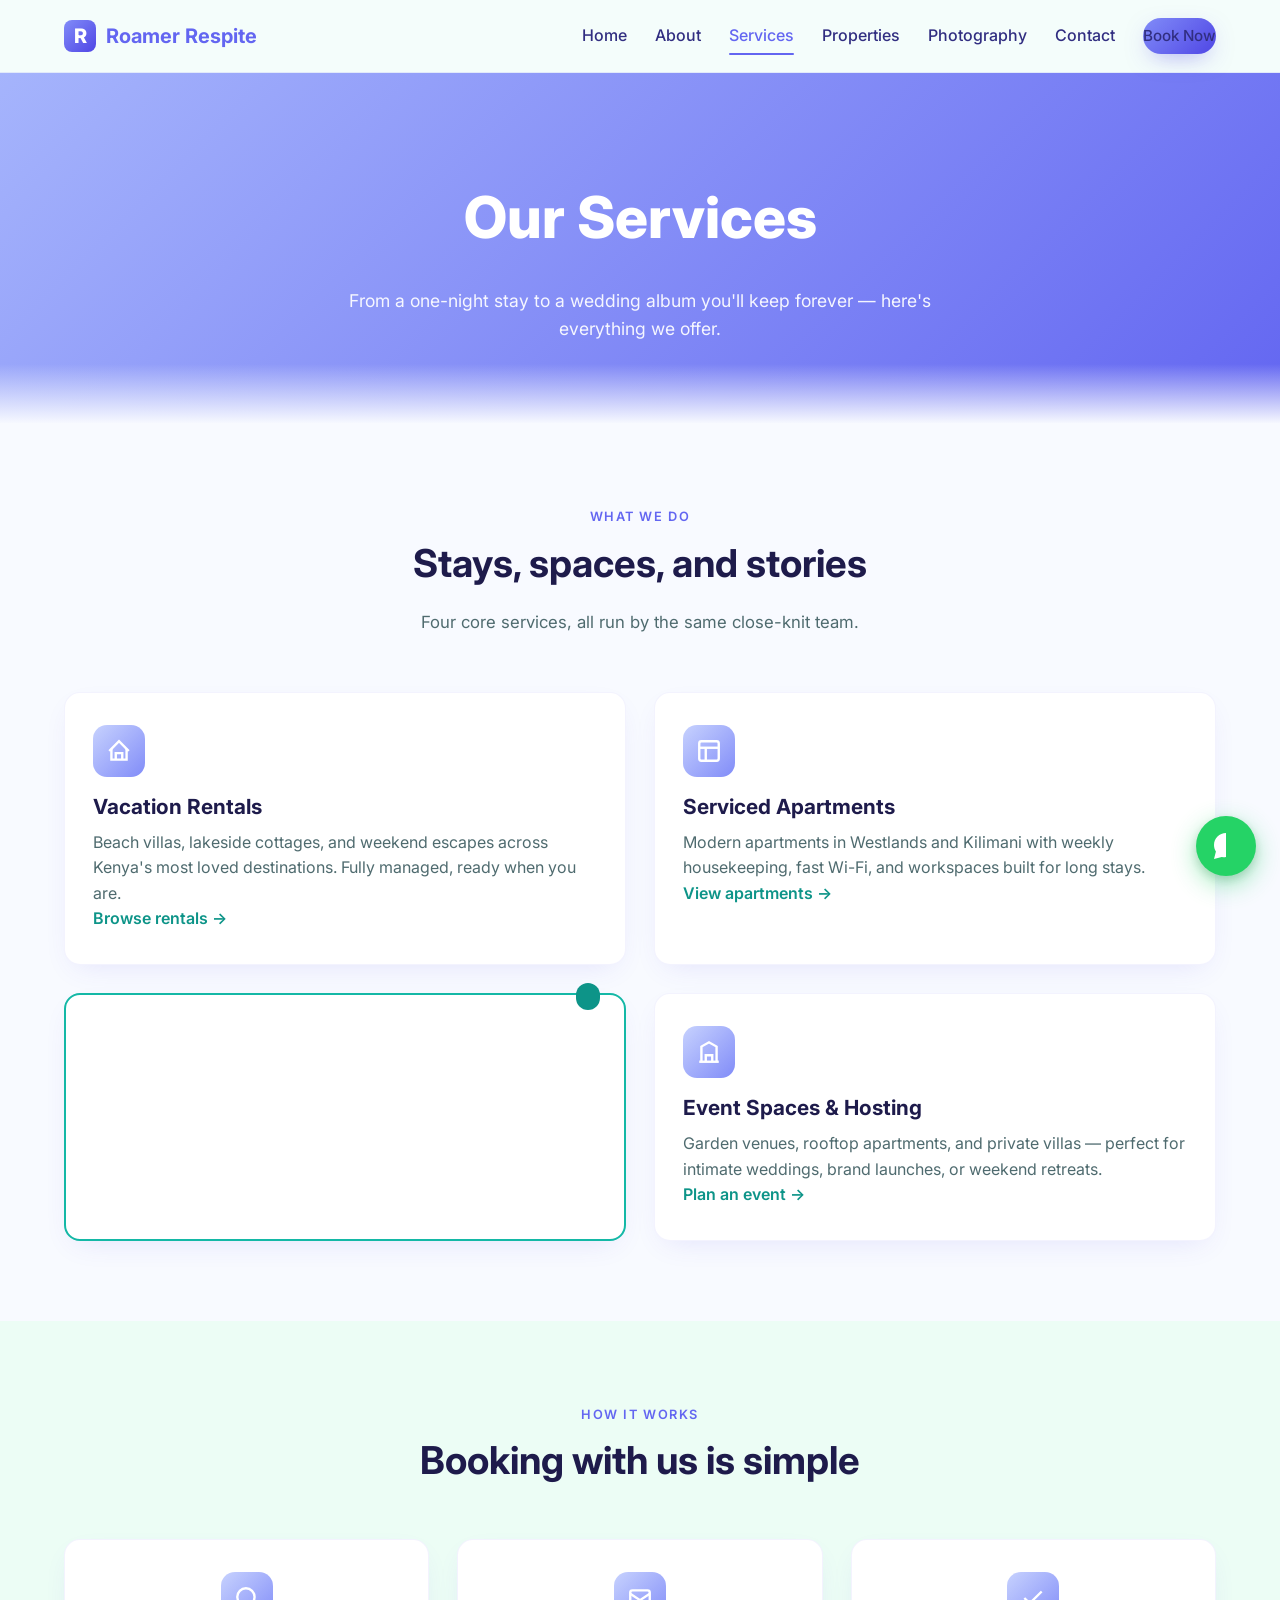
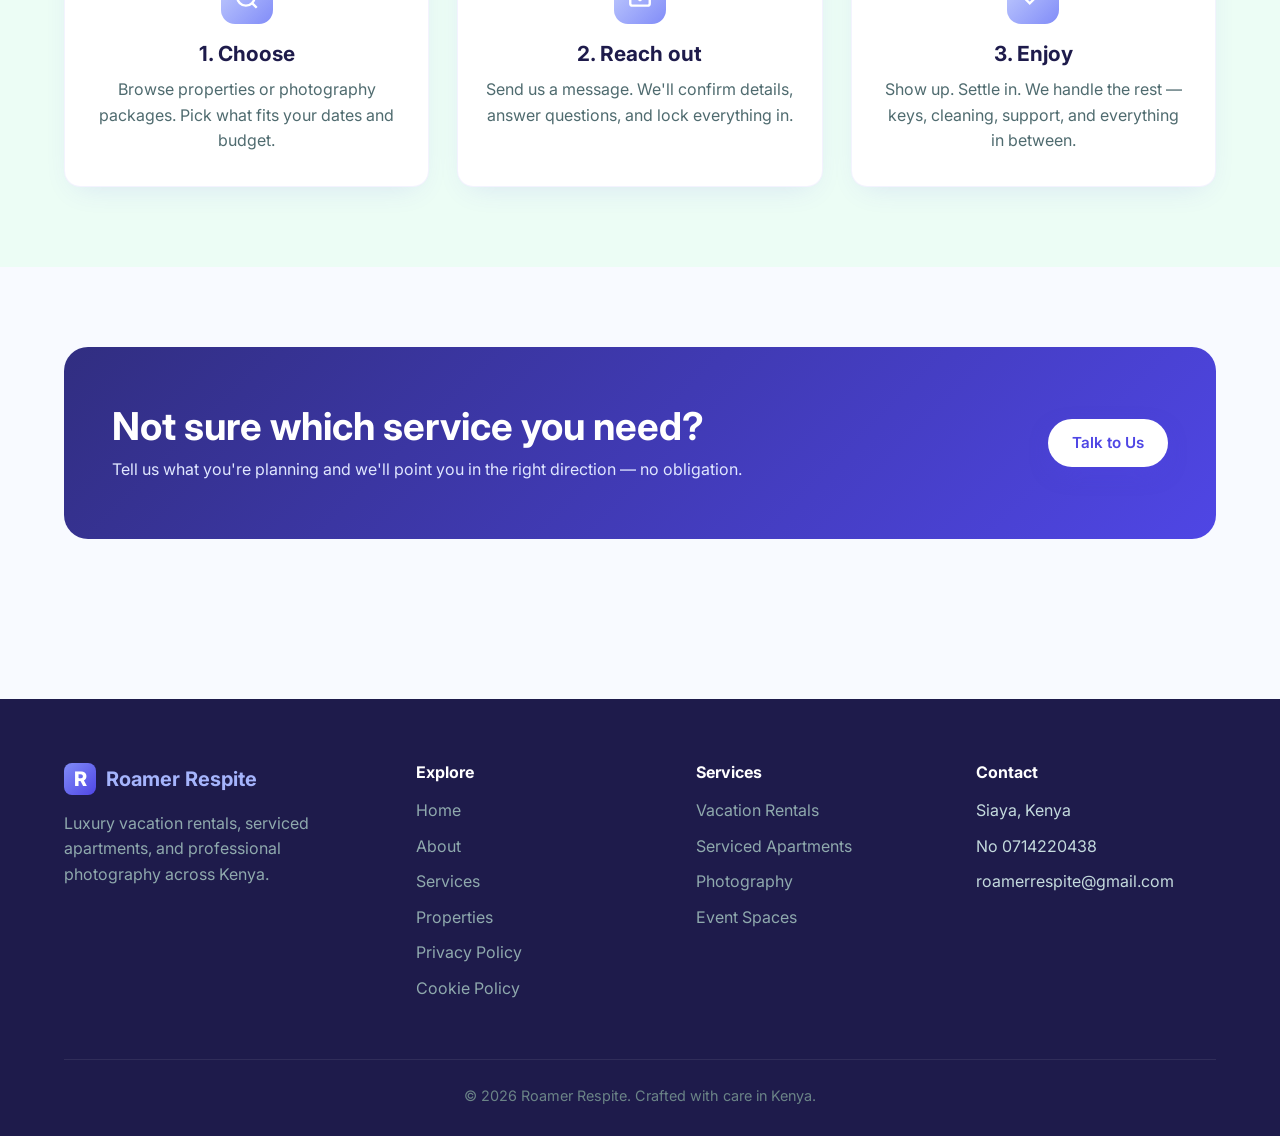
<file: services.html>
<!DOCTYPE html>
<html lang="en">
  <head>
    <meta charset="UTF-8" />
    <meta name="viewport" content="width=device-width, initial-scale=1.0" />
    <title>Services — Roamer Respite</title>
    <meta name="description" content="Vacation rentals, serviced apartments, event spaces, and our new photography service — everything we do at Roamer Respite." />
    <link rel="icon" type="image/svg+xml" href="data:image/svg+xml,%3Csvg xmlns='http://www.w3.org/2000/svg' viewBox='0 0 100 100'%3E%3Crect width='100' height='100' rx='20' fill='%236366f1'/%3E%3C[...]
    <link rel="preconnect" href="https://fonts.googleapis.com">
    <link rel="preconnect" href="https://fonts.gstatic.com" crossorigin>
    <link href="https://fonts.googleapis.com/css2?family=Inter:wght@400;500;600;700;800&display=swap" rel="stylesheet">
    <link rel="stylesheet" href="styles.css" />
  </head>
  <body>
    <header class="site-header">
      <div class="container">
        <nav class="nav">
          <a href="index.html" class="brand">
            <span class="brand-mark">R</span>
            <span>Roamer Respite</span>
          </a>
          <button class="menu-toggle" aria-label="Toggle menu" onclick="document.getElementById('navLinks').classList.toggle('open')">
            <span></span><span></span><span></span>
          </button>
          <ul class="nav-links" id="navLinks">
            <li><a href="index.html">Home</a></li>
            <li><a href="about.html">About</a></li>
            <li><a href="services.html" class="active">Services</a></li>
            <li><a href="properties.html">Properties</a></li>
            <li><a href="photography.html">Photography</a></li>
            <li><a href="contact.html">Contact</a></li>
            <li><a href="contact.html" class="btn btn-primary">Book Now</a></li>
          </ul>
        </nav>
      </div>
    </header>

    <section class="page-header">
      <div class="container">
        <h1>Our Services</h1>
        <p>From a one-night stay to a wedding album you'll keep forever — here's everything we offer.</p>
      </div>
    </section>

    <section>
      <div class="container">
        <div class="section-head">
          <span class="eyebrow">What We Do</span>
          <h2>Stays, spaces, and stories</h2>
          <p>Four core services, all run by the same close-knit team.</p>
        </div>
        <div class="grid-2">

          <div class="feature-card">
            <div class="icon">
              <svg viewBox="0 0 24 24" fill="none" stroke="currentColor" stroke-width="2.2"><path d="M3 12l2-2 7-7 7 7 2 2"/><path d="M5 10v10h14V10"/><path d="M9 20v-6h6v6"/></svg>
            </div>
            <h3>Vacation Rentals</h3>
            <p>Beach villas, lakeside cottages, and weekend escapes across Kenya's most loved destinations. Fully managed, ready when you are.</p>
            <a href="properties.html" style="color:#0d9488; font-weight:600;">Browse rentals →</a>
          </div>

          <div class="feature-card">
            <div class="icon">
              <svg viewBox="0 0 24 24" fill="none" stroke="currentColor" stroke-width="2.2"><rect x="3" y="3" width="18" height="18" rx="2"/><path d="M3 9h18"/><path d="M9 21V9"/></svg>
            </div>
            <h3>Serviced Apartments</h3>
            <p>Modern apartments in Westlands and Kilimani with weekly housekeeping, fast Wi-Fi, and workspaces built for long stays.</p>
            <a href="properties.html" style="color:#0d9488; font-weight:600;">View apartments →</a>
          </div>

          <div class="feature-card" style="border:2px solid #14b8a6; position:relative;">
            <span style="position:absolute; top:-12px; right:24px; background:#0d9488; color:#fff; padding:4px 12px; border-radius:999px; font-size:0.75rem; font-weight:600; letter-spacing:0.04em;[...]
            <div class="icon">
              <svg viewBox="0 0 24 24" fill="none" stroke="currentColor" stroke-width="2.2"><circle cx="12" cy="13" r="3.5"/><path d="M5 8h2l1.5-2h7l1.5 2h2a2 2 0 0 1 2 2v8a2 2 0 0 1-2 2H5a2 2 0 0[...]
            </div>
            <h3>Photography</h3>
            <p>Weddings, property showcases, corporate events, and lifestyle shoots — captured by our in-house team with a real eye for the moment.</p>
            <a href="photography.html" style="color:#0d9488; font-weight:600;">See photography →</a>
          </div>

          <div class="feature-card">
            <div class="icon">
              <svg viewBox="0 0 24 24" fill="none" stroke="currentColor" stroke-width="2.2"><path d="M3 21h18"/><path d="M5 21V7l7-4 7 4v14"/><path d="M9 21v-6h6v6"/></svg>
            </div>
            <h3>Event Spaces &amp; Hosting</h3>
            <p>Garden venues, rooftop apartments, and private villas — perfect for intimate weddings, brand launches, or weekend retreats.</p>
            <a href="contact.html" style="color:#0d9488; font-weight:600;">Plan an event →</a>
          </div>

        </div>
      </div>
    </section>

    <section style="background:#ecfdf5;">
      <div class="container">
        <div class="section-head">
          <span class="eyebrow">How It Works</span>
          <h2>Booking with us is simple</h2>
        </div>
        <div class="grid-3">
          <div class="feature-card" style="text-align:center;">
            <div class="icon" style="margin:0 auto 18px;">
              <svg viewBox="0 0 24 24" fill="none" stroke="currentColor" stroke-width="2.2"><circle cx="11" cy="11" r="8"/><path d="M21 21l-4.35-4.35"/></svg>
            </div>
            <h3>1. Choose</h3>
            <p>Browse properties or photography packages. Pick what fits your dates and budget.</p>
          </div>
          <div class="feature-card" style="text-align:center;">
            <div class="icon" style="margin:0 auto 18px;">
              <svg viewBox="0 0 24 24" fill="none" stroke="currentColor" stroke-width="2.2"><path d="M3 8l9 6 9-6"/><rect x="3" y="5" width="18" height="14" rx="2"/></svg>
            </div>
            <h3>2. Reach out</h3>
            <p>Send us a message. We'll confirm details, answer questions, and lock everything in.</p>
          </div>
          <div class="feature-card" style="text-align:center;">
            <div class="icon" style="margin:0 auto 18px;">
              <svg viewBox="0 0 24 24" fill="none" stroke="currentColor" stroke-width="2.2"><path d="M20 6L9 17l-5-5"/></svg>
            </div>
            <h3>3. Enjoy</h3>
            <p>Show up. Settle in. We handle the rest — keys, cleaning, support, and everything in between.</p>
          </div>
        </div>
      </div>
    </section>

    <section>
      <div class="container">
        <div class="cta-strip">
          <div>
            <h2>Not sure which service you need?</h2>
            <p>Tell us what you're planning and we'll point you in the right direction — no obligation.</p>
          </div>
          <a href="contact.html" class="btn btn-primary">Talk to Us</a>
        </div>
      </div>
    </section>

    <footer class="site-footer">
      <div class="container">
        <div class="footer-grid">
          <div>
            <a href="index.html" class="brand"><span class="brand-mark">R</span><span>Roamer Respite</span></a>
            <p>Luxury vacation rentals, serviced apartments, and professional photography across Kenya.</p>
          </div>
          <div>
            <h4>Explore</h4>
            <ul>
              <li><a href="index.html">Home</a></li>
              <li><a href="about.html">About</a></li>
              <li><a href="services.html">Services</a></li>
              <li><a href="properties.html">Properties</a></li>
              <li><a href="privacy.html">Privacy Policy</a></li>
              <li><a href="cookies.html">Cookie Policy</a></li>
            </ul>
          </div>
          <div>
            <h4>Services</h4>
            <ul>
              <li><a href="properties.html">Vacation Rentals</a></li>
              <li><a href="services.html">Serviced Apartments</a></li>
              <li><a href="photography.html">Photography</a></li>
              <li><a href="services.html">Event Spaces</a></li>
            </ul>
          </div>
          <div>
            <h4>Contact</h4>
            <ul>
              <li>Siaya, Kenya</li>
              <li>No 0714220438</li>
              <li>roamerrespite@gmail.com</li>
            </ul>
          </div>
        </div>
        <div class="footer-bottom">
          © 2026 Roamer Respite. Crafted with care in Kenya.
        </div>
      </div>
    </footer>
    <a href="https://wa.me/254714220438?text=Hi%20Roamer%20Respite%2C%20I%27d%20like%20to%20get%20in%20touch." class="whatsapp-float" target="_blank" rel="noopener" aria-label="Chat on WhatsApp">
      <span class="wa-label">Chat with us on WhatsApp</span>
      <svg viewBox="0 0 32 32" xmlns="http://www.w3.org/2000/svg"><path d="M16.003 3C9.374 3 4 8.373 4 15c0 2.388.706 4.61 1.92 6.477L4 29l7.71-1.881A11.93 11.93 0 0 0 16.003 27C22.633 27 28 21.6[...]" /></svg>
    </a>
  </body>
</html>
</file>
<file: styles.css>
/* ========== Reset & Base ========== */
*,
*::before,
*::after {
  box-sizing: border-box;
}

html {
  scroll-behavior: smooth;
}

body {
  margin: 0;
  font-family: 'Inter', -apple-system, BlinkMacSystemFont, 'Segoe UI', Roboto, sans-serif;
  color: #1e1b4b;
  background: #f8faff;
  line-height: 1.6;
  -webkit-font-smoothing: antialiased;
}

img {
  max-width: 100%;
  display: block;
}

a {
  color: inherit;
  text-decoration: none;
}

h1, h2, h3, h4 {
  margin: 0 0 0.6em 0;
  line-height: 1.2;
  font-weight: 700;
  color: #1e1b4b;
}

h1 { font-size: clamp(2.2rem, 4.5vw, 3.6rem); }
h2 { font-size: clamp(1.8rem, 3vw, 2.6rem); }
h3 { font-size: 1.3rem; }

p { margin: 0 0 1em 0; }

/* ========== Layout ========== */
.container {
  width: 100%;
  max-width: 1200px;
  margin: 0 auto;
  padding: 0 24px;
}

section {
  padding: 80px 0;
}

.section-head {
  text-align: center;
  max-width: 700px;
  margin: 0 auto 56px;
}

.section-head .eyebrow {
  display: inline-block;
  color: #6366f1;
  font-weight: 600;
  letter-spacing: 0.12em;
  text-transform: uppercase;
  font-size: 0.8rem;
  margin-bottom: 12px;
}

.section-head p {
  color: #4f6b6f;
  font-size: 1.05rem;
}

/* ========== Header ========== */
.site-header {
  position: sticky;
  top: 0;
  z-index: 50;
  background: rgba(244, 253, 251, 0.92);
  backdrop-filter: saturate(180%) blur(12px);
  border-bottom: 1px solid rgba(99, 102, 241, 0.12);
}

.nav {
  display: flex;
  align-items: center;
  justify-content: space-between;
  padding: 18px 0;
}

.brand {
  display: flex;
  align-items: center;
  gap: 10px;
  color: #6366f1;
  font-weight: 700;
  font-size: 1.25rem;
}

.brand-mark {
  width: 32px;
  height: 32px;
  display: grid;
  place-items: center;
  border-radius: 8px;
  background: linear-gradient(135deg, #818cf8, #4f46e5);
  color: #fff;
  font-weight: 800;
}

.nav-links {
  display: flex;
  align-items: center;
  gap: 28px;
  list-style: none;
  margin: 0;
  padding: 0;
}

.nav-links a {
  color: #312e81;
  font-weight: 500;
  position: relative;
  padding: 6px 0;
  transition: color 0.2s ease;
}

.nav-links a:hover,
.nav-links a.active {
  color: #6366f1;
}

.nav-links a.active::after {
  content: "";
  position: absolute;
  left: 0;
  right: 0;
  bottom: -4px;
  height: 2px;
  background: #6366f1;
  border-radius: 2px;
}

.btn {
  display: inline-block;
  padding: 12px 24px;
  border-radius: 999px;
  font-weight: 600;
  border: none;
  cursor: pointer;
  transition: all 0.2s ease;
  font-size: 0.95rem;
}

.btn-primary {
  background: linear-gradient(135deg, #818cf8, #4f46e5);
  color: #fff;
  box-shadow: 0 8px 24px -8px rgba(79, 70, 229, 0.5);
}

.btn-primary:hover {
  transform: translateY(-2px);
  box-shadow: 0 12px 32px -10px rgba(79, 70, 229, 0.6);
}

.btn-outline {
  background: transparent;
  color: #4f46e5;
  border: 2px solid #818cf8;
}

.btn-outline:hover {
  background: #818cf8;
  color: #fff;
}

.menu-toggle {
  display: none;
  background: none;
  border: none;
  cursor: pointer;
  padding: 8px;
}

.menu-toggle span {
  display: block;
  width: 24px;
  height: 2px;
  background: #6366f1;
  margin: 5px 0;
  border-radius: 2px;
}

/* ========== Hero ========== */
.hero {
  position: relative;
  min-height: 88vh;
  display: flex;
  align-items: center;
  overflow: hidden;
  background: linear-gradient(135deg, #a5b4fc 0%, #818cf8 50%, #6366f1 100%);
}

.hero::before {
  content: "";
  position: absolute;
  inset: 0;
  background-image: url('/images/hero.png');
  background-size: cover;
  background-position: center;
  opacity: 0.35;
}

.hero::after {
  content: "";
  position: absolute;
  inset: 0;
  background: linear-gradient(135deg, rgba(165, 180, 252, 0.5) 0%, rgba(79, 70, 229, 0.7) 100%);
}

.hero .container {
  position: relative;
  z-index: 2;
  display: grid;
  grid-template-columns: 1.1fr 1fr;
  gap: 60px;
  align-items: center;
  padding-top: 60px;
  padding-bottom: 60px;
}

.hero-text h1 {
  color: #fff;
  font-weight: 800;
  letter-spacing: -0.02em;
}

.hero-text p {
  color: rgba(255, 255, 255, 0.92);
  font-size: 1.15rem;
  max-width: 520px;
  margin-bottom: 32px;
}

.hero-actions {
  display: flex;
  gap: 16px;
  flex-wrap: wrap;
}

.search-card {
  background: #fff;
  border-radius: 20px;
  padding: 32px;
  box-shadow: 0 30px 60px -20px rgba(79, 70, 229, 0.4);
}

.search-card h2 {
  text-align: center;
  font-size: 1.4rem;
  margin-bottom: 24px;
}

.search-grid {
  display: grid;
  grid-template-columns: 1fr 1fr;
  gap: 16px;
  margin-bottom: 20px;
}

.field label {
  display: block;
  font-size: 0.85rem;
  font-weight: 600;
  color: #1e1b4b;
  margin-bottom: 6px;
}

.field input,
.field select {
  width: 100%;
  padding: 12px 14px;
  border: 1px solid #d6e6e8;
  border-radius: 10px;
  font-family: inherit;
  font-size: 0.95rem;
  color: #1e1b4b;
  background: #fff;
  transition: border-color 0.2s, box-shadow 0.2s;
}

.field input:focus,
.field select:focus {
  outline: none;
  border-color: #6366f1;
  box-shadow: 0 0 0 3px rgba(99, 102, 241, 0.18);
}

.search-card .btn-primary {
  width: 100%;
  padding: 14px;
  font-size: 1rem;
}

/* ========== Page Header ========== */
.page-header {
  position: relative;
  padding: 110px 0 80px;
  background: linear-gradient(135deg, #a5b4fc 0%, #6366f1 100%);
  color: #fff;
  text-align: center;
  overflow: hidden;
}

.page-header h1 {
  color: #fff;
  font-weight: 800;
}

.page-header p {
  color: rgba(255, 255, 255, 0.92);
  font-size: 1.1rem;
  max-width: 640px;
  margin: 0 auto;
}

.page-header::after {
  content: "";
  position: absolute;
  bottom: -1px;
  left: 0;
  right: 0;
  height: 60px;
  background: linear-gradient(to bottom, transparent, #f8faff);
}

/* ========== Cards / Grids ========== */
.grid-3 {
  display: grid;
  grid-template-columns: repeat(3, 1fr);
  gap: 28px;
}

.grid-2 {
  display: grid;
  grid-template-columns: repeat(2, 1fr);
  gap: 28px;
}

.feature-card {
  background: #fff;
  border-radius: 16px;
  padding: 32px 28px;
  box-shadow: 0 10px 30px -12px rgba(79, 70, 229, 0.15);
  border: 1px solid rgba(99, 102, 241, 0.08);
  transition: transform 0.25s ease, box-shadow 0.25s ease;
}

.feature-card:hover {
  transform: translateY(-6px);
  box-shadow: 0 20px 40px -16px rgba(79, 70, 229, 0.3);
}

.feature-card .icon {
  width: 52px;
  height: 52px;
  border-radius: 14px;
  background: linear-gradient(135deg, #c7d2fe, #818cf8);
  display: grid;
  place-items: center;
  color: #fff;
  margin-bottom: 18px;
}

.feature-card .icon svg {
  width: 26px;
  height: 26px;
}

.feature-card h3 {
  margin-bottom: 10px;
}

.feature-card p {
  color: #4f6b6f;
  margin: 0;
}

/* ========== Property Cards ========== */
.property-card {
  background: #fff;
  border-radius: 18px;
  overflow: hidden;
  box-shadow: 0 10px 30px -12px rgba(79, 70, 229, 0.18);
  border: 1px solid rgba(99, 102, 241, 0.08);
  transition: transform 0.25s ease, box-shadow 0.25s ease;
  display: flex;
  flex-direction: column;
}

.property-card:hover {
  transform: translateY(-6px);
  box-shadow: 0 20px 40px -16px rgba(79, 70, 229, 0.3);
}

.property-card .img-wrap {
  position: relative;
  aspect-ratio: 4 / 3;
  overflow: hidden;
}

.property-card .img-wrap img {
  width: 100%;
  height: 100%;
  object-fit: cover;
  transition: transform 0.4s ease;
}

.property-card:hover .img-wrap img {
  transform: scale(1.05);
}

.property-card .badge {
  position: absolute;
  top: 14px;
  left: 14px;
  background: rgba(15, 45, 49, 0.85);
  color: #fff;
  padding: 6px 12px;
  border-radius: 999px;
  font-size: 0.75rem;
  font-weight: 600;
  letter-spacing: 0.04em;
}

.property-card .body {
  padding: 22px 24px 26px;
  flex: 1;
  display: flex;
  flex-direction: column;
}

.property-card .meta {
  display: flex;
  align-items: center;
  gap: 14px;
  color: #6b8487;
  font-size: 0.85rem;
  margin-bottom: 12px;
}

.property-card h3 {
  margin-bottom: 6px;
}

.property-card .desc {
  color: #4f6b6f;
  margin-bottom: 18px;
  flex: 1;
}

.property-card .footer-row {
  display: flex;
  justify-content: space-between;
  align-items: center;
}

.property-card .price {
  font-weight: 700;
  color: #4f46e5;
  font-size: 1.05rem;
}

.property-card .price small {
  color: #6b8487;
  font-weight: 500;
  font-size: 0.8rem;
}

/* ========== Photography Gallery ========== */
.gallery {
  display: grid;
  grid-template-columns: repeat(3, 1fr);
  gap: 18px;
}

.gallery .item {
  position: relative;
  border-radius: 16px;
  overflow: hidden;
  aspect-ratio: 4 / 3;
  cursor: pointer;
}

.gallery .item img {
  width: 100%;
  height: 100%;
  object-fit: cover;
  transition: transform 0.4s ease;
}

.gallery .item:hover img {
  transform: scale(1.06);
}

.gallery .item .overlay {
  position: absolute;
  inset: 0;
  background: linear-gradient(to top, rgba(15, 45, 49, 0.85) 0%, rgba(15, 45, 49, 0) 60%);
  display: flex;
  align-items: flex-end;
  padding: 20px;
  color: #fff;
  font-weight: 600;
}

/* ========== Photography service tiers ========== */
.tier-card {
  background: #fff;
  border-radius: 18px;
  padding: 36px 30px;
  box-shadow: 0 10px 30px -12px rgba(79, 70, 229, 0.15);
  border: 1px solid rgba(99, 102, 241, 0.08);
  display: flex;
  flex-direction: column;
}

.tier-card.featured {
  background: linear-gradient(135deg, #312e81, #4f46e5);
  color: #e0fbf6;
  border: none;
  transform: translateY(-12px);
  box-shadow: 0 24px 50px -16px rgba(79, 70, 229, 0.45);
}

.tier-card.featured h3,
.tier-card.featured .price {
  color: #fff;
}

.tier-card.featured ul li {
  color: #e0e7ff;
}

.tier-card.featured .btn-outline {
  color: #fff;
  border-color: #e0e7ff;
}

.tier-card.featured .btn-outline:hover {
  background: #fff;
  color: #4f46e5;
}

.tier-card .label {
  font-size: 0.8rem;
  font-weight: 600;
  letter-spacing: 0.12em;
  text-transform: uppercase;
  color: #6366f1;
  margin-bottom: 8px;
}

.tier-card.featured .label {
  color: #c7d2fe;
}

.tier-card .price {
  font-size: 2.2rem;
  font-weight: 800;
  color: #4f46e5;
  margin: 6px 0 4px;
}

.tier-card .price small {
  font-size: 0.9rem;
  font-weight: 500;
  color: #6b8487;
}

.tier-card.featured .price small {
  color: #c7d2fe;
}

.tier-card ul {
  list-style: none;
  padding: 0;
  margin: 22px 0 28px;
  flex: 1;
}

.tier-card ul li {
  padding: 8px 0 8px 28px;
  position: relative;
  color: #4f6b6f;
  border-bottom: 1px solid rgba(99, 102, 241, 0.08);
}

.tier-card.featured ul li {
  border-bottom-color: rgba(255, 255, 255, 0.1);
}

.tier-card ul li::before {
  content: "✓";
  position: absolute;
  left: 0;
  top: 8px;
  width: 20px;
  height: 20px;
  border-radius: 50%;
  background: #e0e7ff;
  color: #4f46e5;
  display: grid;
  place-items: center;
  font-weight: 700;
  font-size: 0.75rem;
}

.tier-card.featured ul li::before {
  background: #1e1b4b;
  color: #a5b4fc;
}

/* ========== Stats ========== */
.stats {
  display: grid;
  grid-template-columns: repeat(4, 1fr);
  gap: 24px;
  background: linear-gradient(135deg, #312e81, #4f46e5);
  border-radius: 24px;
  padding: 48px 40px;
  color: #fff;
}

.stat .num {
  font-size: 2.6rem;
  font-weight: 800;
  color: #a5b4fc;
  line-height: 1;
  margin-bottom: 8px;
}

.stat .label {
  color: #e0e7ff;
  font-size: 0.95rem;
}

/* ========== About split ========== */
.split {
  display: grid;
  grid-template-columns: 1fr 1fr;
  gap: 60px;
  align-items: center;
}

.split img {
  width: 100%;
  border-radius: 20px;
  box-shadow: 0 20px 50px -16px rgba(79, 70, 229, 0.3);
}

.split h2 {
  margin-bottom: 20px;
}

.split p {
  color: #4f6b6f;
  font-size: 1.05rem;
}

.split ul {
  list-style: none;
  padding: 0;
  margin: 24px 0 0 0;
}

.split ul li {
  padding: 10px 0 10px 32px;
  position: relative;
  color: #312e81;
}

.split ul li::before {
  content: "";
  position: absolute;
  left: 0;
  top: 14px;
  width: 18px;
  height: 18px;
  border-radius: 50%;
  background: linear-gradient(135deg, #818cf8, #4f46e5);
}

/* ========== CTA Strip ========== */
.cta-strip {
  background: linear-gradient(135deg, #312e81, #4f46e5);
  border-radius: 24px;
  padding: 56px 48px;
  color: #fff;
  display: flex;
  justify-content: space-between;
  align-items: center;
  gap: 40px;
  flex-wrap: wrap;
}

.cta-strip h2 {
  color: #fff;
  margin-bottom: 8px;
}

.cta-strip p {
  color: #e0e7ff;
  margin: 0;
}

.cta-strip .btn-primary {
  background: #fff;
  color: #4f46e5;
}

.cta-strip .btn-primary:hover {
  background: #e0e7ff;
}

/* ========== Contact ========== */
.contact-grid {
  display: grid;
  grid-template-columns: 1fr 1.2fr;
  gap: 48px;
}

.contact-info .info-item {
  display: flex;
  gap: 16px;
  align-items: flex-start;
  padding: 20px 0;
  border-bottom: 1px solid rgba(99, 102, 241, 0.12);
}

.contact-info .info-item:last-child {
  border-bottom: none;
}

.contact-info .icon {
  width: 44px;
  height: 44px;
  border-radius: 12px;
  background: #e0e7ff;
  color: #4f46e5;
  display: grid;
  place-items: center;
  flex-shrink: 0;
}

.contact-info .icon svg {
  width: 22px;
  height: 22px;
}

.contact-info h4 {
  margin: 0 0 4px 0;
  font-size: 1rem;
  color: #1e1b4b;
}

.contact-info p {
  margin: 0;
  color: #4f6b6f;
}

.contact-form {
  background: #fff;
  border-radius: 20px;
  padding: 36px;
  box-shadow: 0 10px 30px -12px rgba(79, 70, 229, 0.18);
}

.contact-form .field {
  margin-bottom: 18px;
}

.contact-form textarea {
  width: 100%;
  padding: 12px 14px;
  border: 1px solid #d6e6e8;
  border-radius: 10px;
  font-family: inherit;
  font-size: 0.95rem;
  resize: vertical;
  min-height: 130px;
}

.contact-form textarea:focus {
  outline: none;
  border-color: #6366f1;
  box-shadow: 0 0 0 3px rgba(99, 102, 241, 0.18);
}

.contact-form .btn-primary {
  width: 100%;
  padding: 14px;
}

/* ========== Footer ========== */
.site-footer {
  background: #1e1b4b;
  color: #c4dadd;
  padding: 64px 0 28px;
  margin-top: 80px;
}

.footer-grid {
  display: grid;
  grid-template-columns: 1.3fr 1fr 1fr 1fr;
  gap: 40px;
  margin-bottom: 48px;
}

.site-footer .brand {
  color: #a5b4fc;
  margin-bottom: 16px;
}

.site-footer p {
  color: #8fa9ad;
}

.site-footer h4 {
  color: #fff;
  font-size: 1rem;
  margin-bottom: 16px;
}

.site-footer ul {
  list-style: none;
  padding: 0;
  margin: 0;
}

.site-footer ul li {
  margin-bottom: 10px;
}

.site-footer ul a {
  color: #8fa9ad;
  transition: color 0.2s;
}

.site-footer ul a:hover {
  color: #a5b4fc;
}

.footer-bottom {
  border-top: 1px solid rgba(255, 255, 255, 0.08);
  padding-top: 24px;
  text-align: center;
  color: #6b8487;
  font-size: 0.9rem;
}

/* ========== Responsive ========== */
@media (max-width: 960px) {
  .hero .container,
  .split,
  .contact-grid {
    grid-template-columns: 1fr;
    gap: 40px;
  }

  .grid-3,
  .gallery,
  .stats {
    grid-template-columns: repeat(2, 1fr);
  }

  .footer-grid {
    grid-template-columns: 1fr 1fr;
  }

  .tier-card.featured {
    transform: none;
  }

  section {
    padding: 60px 0;
  }
}

@media (max-width: 640px) {
  .menu-toggle {
    display: block;
  }

  .nav-links {
    display: none;
    position: absolute;
    top: 100%;
    left: 0;
    right: 0;
    background: #fff;
    flex-direction: column;
    gap: 0;
    padding: 16px 24px;
    box-shadow: 0 10px 30px -10px rgba(79, 70, 229, 0.2);
  }

  .nav-links.open {
    display: flex;
  }

  .nav-links li {
    width: 100%;
    border-bottom: 1px solid rgba(99, 102, 241, 0.1);
  }

  .nav-links li:last-child { border-bottom: none; }

  .nav-links a {
    display: block;
    padding: 14px 0;
  }

  .grid-3,
  .grid-2,
  .gallery,
  .stats,
  .footer-grid {
    grid-template-columns: 1fr;
  }

  .search-grid {
    grid-template-columns: 1fr;
  }

  .cta-strip {
    flex-direction: column;
    text-align: center;
    padding: 40px 28px;
  }

  .hero {
    min-height: auto;
    padding: 40px 0 60px;
  }
}

/* ========== WhatsApp Floating Button ========== */
.whatsapp-float {
  position: fixed;
  bottom: 24px;
  right: 24px;
  width: 60px;
  height: 60px;
  background: #25d366;
  border-radius: 50%;
  display: grid;
  place-items: center;
  box-shadow: 0 8px 24px rgba(37, 211, 102, 0.45), 0 4px 10px rgba(0, 0, 0, 0.15);
  z-index: 1000;
  transition: transform 0.2s ease, box-shadow 0.2s ease;
  color: white;
  text-decoration: none;
  animation: wa-pulse 2.4s ease-in-out infinite;
}
.whatsapp-float:hover {
  transform: scale(1.08);
  box-shadow: 0 12px 30px rgba(37, 211, 102, 0.55), 0 6px 14px rgba(0, 0, 0, 0.18);
}
.whatsapp-float svg {
  width: 32px;
  height: 32px;
  fill: white;
}
.whatsapp-float .wa-label {
  position: absolute;
  right: 72px;
  background: #1e1b4b;
  color: white;
  padding: 8px 14px;
  border-radius: 8px;
  font-size: 13px;
  font-weight: 500;
  white-space: nowrap;
  opacity: 0;
  transform: translateX(8px);
  pointer-events: none;
  transition: opacity 0.2s, transform 0.2s;
}
.whatsapp-float:hover .wa-label {
  opacity: 1;
  transform: translateX(0);
}
@keyframes wa-pulse {
  0%, 100% { box-shadow: 0 8px 24px rgba(37, 211, 102, 0.45), 0 0 0 0 rgba(37, 211, 102, 0.5); }
  50%      { box-shadow: 0 8px 24px rgba(37, 211, 102, 0.45), 0 0 0 14px rgba(37, 211, 102, 0); }
}
@media (max-width: 640px) {
  .whatsapp-float { width: 54px; height: 54px; bottom: 18px; right: 18px; }
  .whatsapp-float svg { width: 28px; height: 28px; }
  .whatsapp-float .wa-label { display: none; }
}

/* ========== Legal/Policy pages ========== */
.legal {
  padding: 70px 0 100px;
  background: #ffffff;
}
.legal .container { max-width: 820px; }
.legal h2 {
  font-size: 26px;
  margin: 40px 0 14px;
  color: #1e1b4b;
}
.legal h3 {
  font-size: 19px;
  margin: 24px 0 10px;
  color: #312e81;
}
.legal p, .legal li {
  color: #4b5563;
  line-height: 1.75;
  margin-bottom: 12px;
}
.legal ul { padding-left: 22px; margin-bottom: 16px; }
.legal .meta {
  color: #6b7280;
  font-size: 14px;
  margin-bottom: 24px;
}
.legal a { color: #4f46e5; }
</file>
